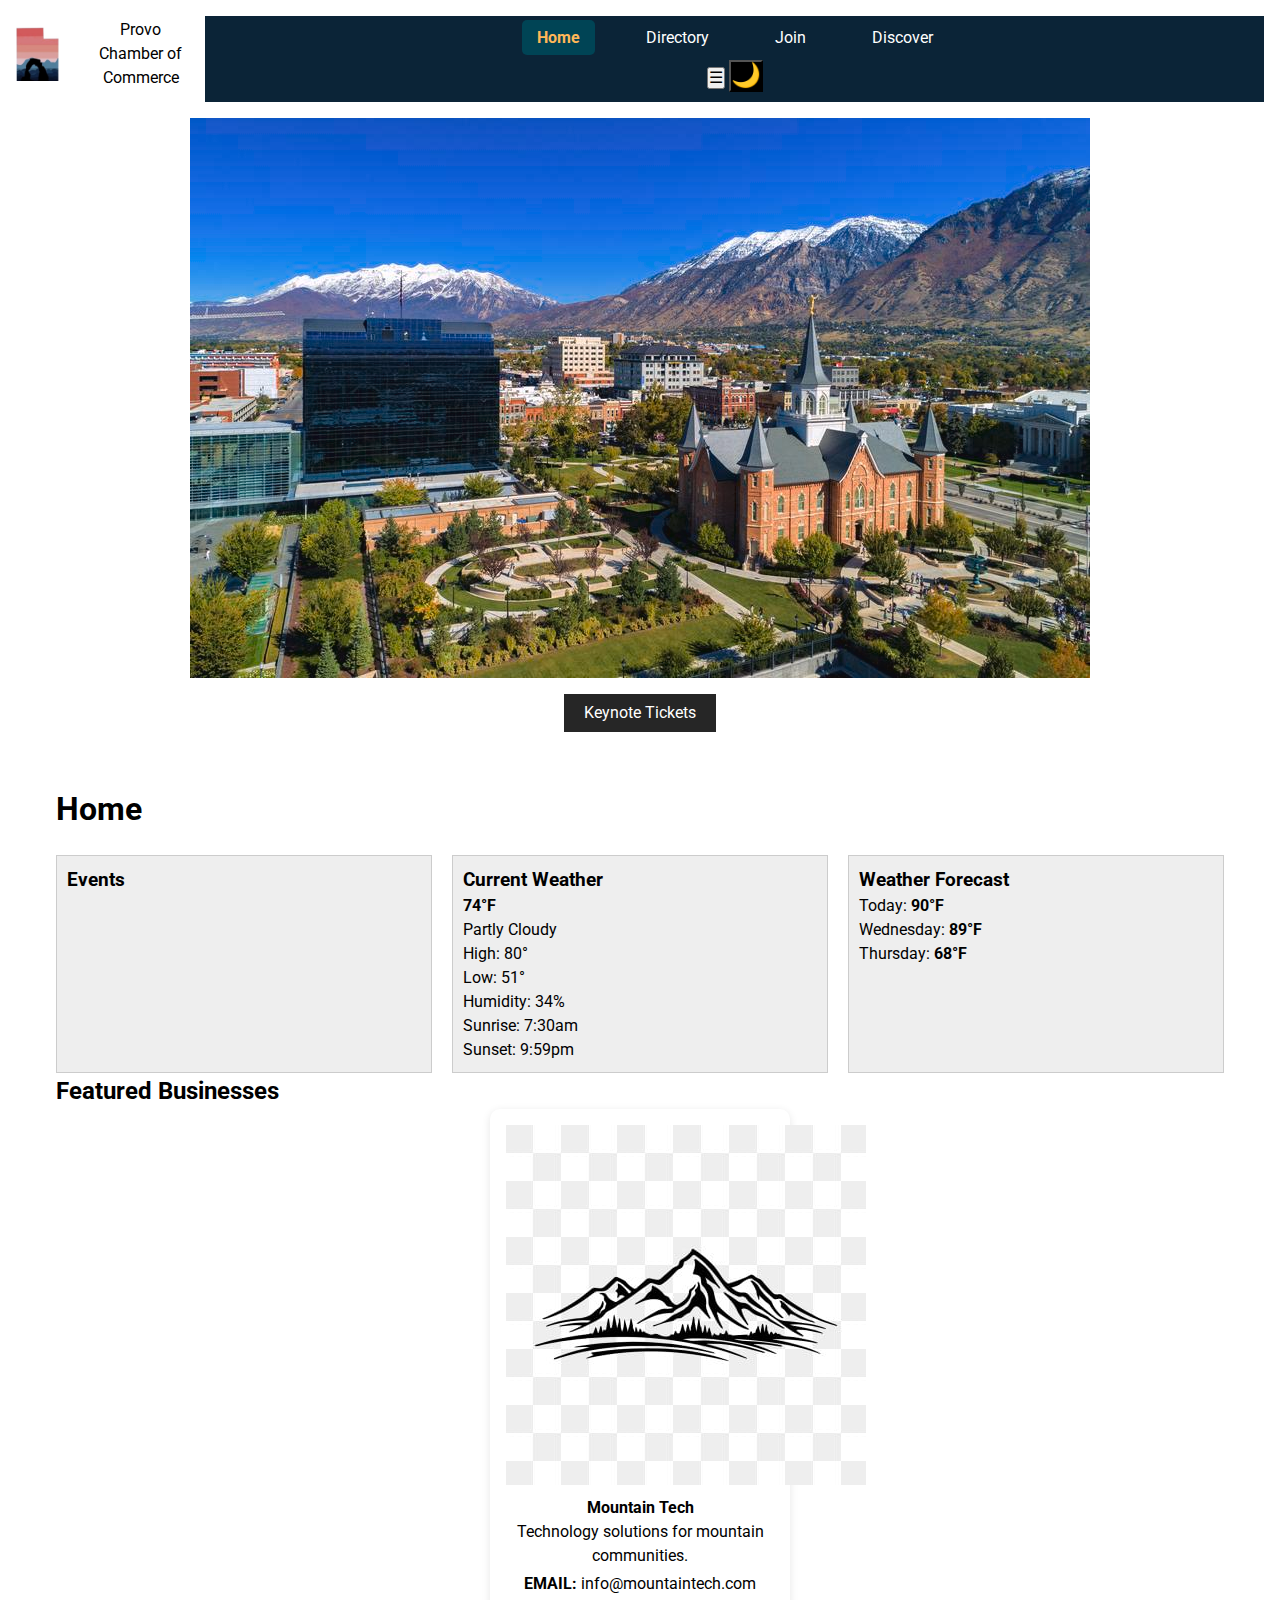
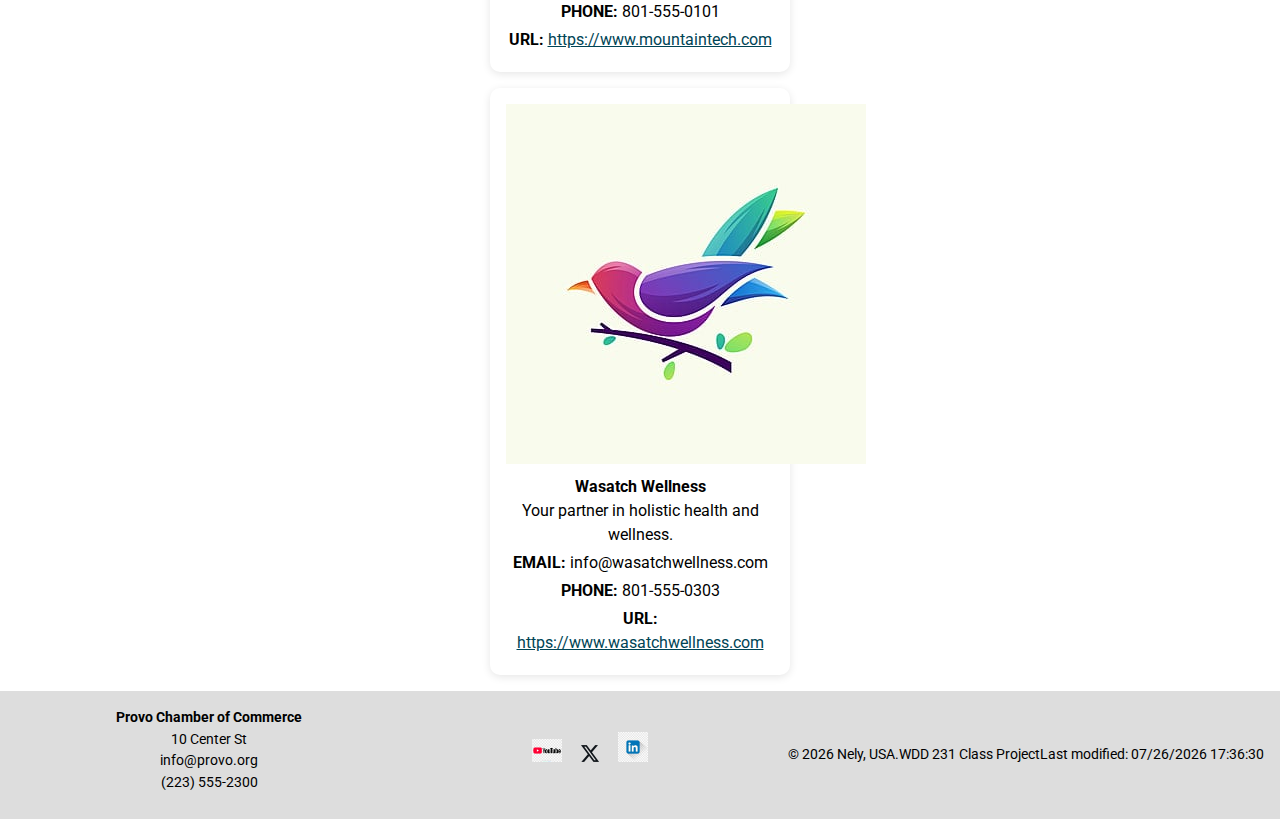
<file: chamber/index.html>
<!DOCTYPE html>
<html lang="en">
<head>
  <meta charset="UTF-8">
  <meta name="viewport" content="width=device-width, initial-scale=1.0">
  <title>Provo Chamber of Commerce</title>
  <meta name="description" content="Chamber of Commerce Home Page">  
  <meta name="author" content="Nely Crespin"> 
  <link rel="icon" href="utahicon.ico">

  <!-- OG for Facebook LinkedIn -->
  <meta property="og:title" content="Provo Chamber of Commerce">
  <meta property="og:description" content="Connecting local businesses, promoting community events, and supporting economic growth in Provo, Utah. Join us today!">
  <meta property="og:image" content="utahlogo">
  <meta property="og:url" content="https://provochamberofcommerce.com">
  <meta property="og:locale" content="en_US">
  <meta property="og:type" content="website">
  <meta property="og:site_name" content="Provo Chamber of Commerce">

  <!-- Twitter Card Meta Tags -->
  <meta name="twitter:card" content="summary_large_image">
  <meta name="twitter:title" content="Provo Chamber of Commerce">
  <meta name="twitter:description" content="Promoting local business and economic vitality in Provo, Utah. Discover events, resources, and membership opportunities.">
  <meta name="twitter:image" content="https://yourdomain.com/images/provo-twitter-image.jpg">

  <!-- Fonts & Styles -->

  <link rel="stylesheet" href="styles/normalize.css">
  <!-- <link rel="stylesheet" href="styles/small.css"> -->
  <link rel="stylesheet" href="styles/styles.css">
  <link rel="stylesheet" href="styles/larger.css">
  
  <link rel="preconnect" href="https://fonts.googleapis.com">
  <link rel="preconnect" href="https://fonts.gstatic.com" crossorigin>
  <link href="https://fonts.googleapis.com/css2?family=Roboto&display=swap" rel="stylesheet">

  <!-- Scripts -->
  <script src="scripts/darkmode.js" defer></script>
  <script src="scripts/date.js" defer></script>
  <script src="scripts/weather.js" defer></script>
  <script src="scripts/navtoggle.js" defer></script>
  <script src="scripts/homebusinesses.js" defer></script>

</head>

<body>
  <header>
    <div class="logo">
      <img src="images/utahlogo.jpg" alt="Provo Logo">
        <p>Provo<br><span>Chamber of Commerce</span></p>
    </div>
    <nav>
       
        <ul>
            <li><a href="#" class="active">Home</a></li>
            <li><a href="#">Directory</a></li>
            <li><a href="#">Join</a></li>
            <li><a href="#">Discover</a></li>
      </ul>
      <button id="hamburger">☰</button>
      <button class="dark-mode-toggle">🌙</button>
    </nav>
  </header>
  <div>
    <div class="hero">
        <img src="images/provohero.jpeg" alt="Provo city" class="hero-image">
    <button class="ticket-button">Keynote Tickets</button>
  </div>
  <main>
    <h1>Home</h1>
    <div class="info-section">
      <section class="events">
        <h3>Events</h3>
        <div class="content-box"></div>
      </section>
      <section class="weather">
        <h3>Current Weather</h3>
        <p><strong>74°F</strong></p>
        <p>Partly Cloudy</p>
        <p>High: 80°</p>
        <p>Low: 51°</p>
        <p>Humidity: 34%</p>
        <p>Sunrise: 7:30am</p>
        <p>Sunset: 9:59pm</p>
      </section>
      <section class="forecast">
        <h3>Weather Forecast</h3>
        <p>Today: <strong>90°F</strong></p>
        <p>Wednesday: <strong>89°F</strong></p>
        <p>Thursday: <strong>68°F</strong></p>
      </section>
    </div>

  <section class="featured-businesses">
    <h2>Featured Businesses</h2>
    <div class="business-cards" id="business-card"></div>
  </section>

  </main>

  <footer>
    <div class="contact-info">
      <p><strong>Provo Chamber of Commerce</strong><br>
      10 Center St<br>
      info@provo.org<br>
      (223) 555-2300</p>
    </div>
    <div class="social-media">
      <img src="images/youtube.png" alt="YouTube">
      <img src="images/x.png" alt="Twitter">
      <img src="images/linkedin.jpg" alt="LinkedIn">
    </div>
    <p>&copy; <span id="currentyear"></span> Nely, USA.</p>
    <p>WDD 231 Class Project</p>
    
    <p id="lastModified"></p>
    </div>
  </footer>
    
</body>
</html>
</file>
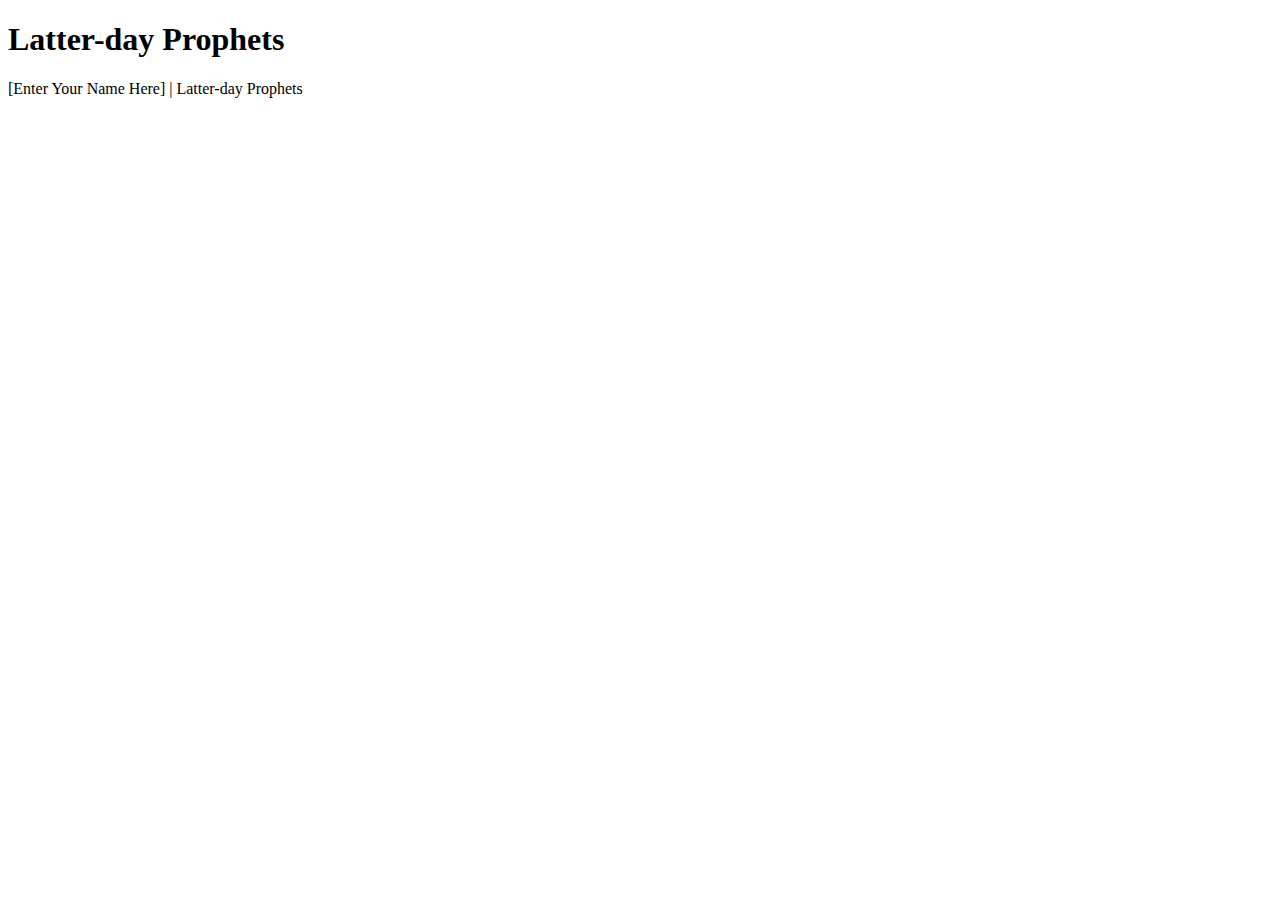
<file: prophets.html>
<!DOCTYPE html>
<html lang="en">
<head>
    <meta charset="UTF-8">
    <meta name="viewport" content="width=device-width, initial-scale=1.0">
    <title>Prophets</title>
    <script src="scripts/prophets.js" defer></script>
</head>
<body>
    <header>
  <h1>Latter-day Prophets</h1>
</header>
<main>
  <div id="cards"></div>
</main>
<footer>
  [Enter Your Name Here] | Latter-day Prophets
</footer>
    
</body>
</html>
</file>
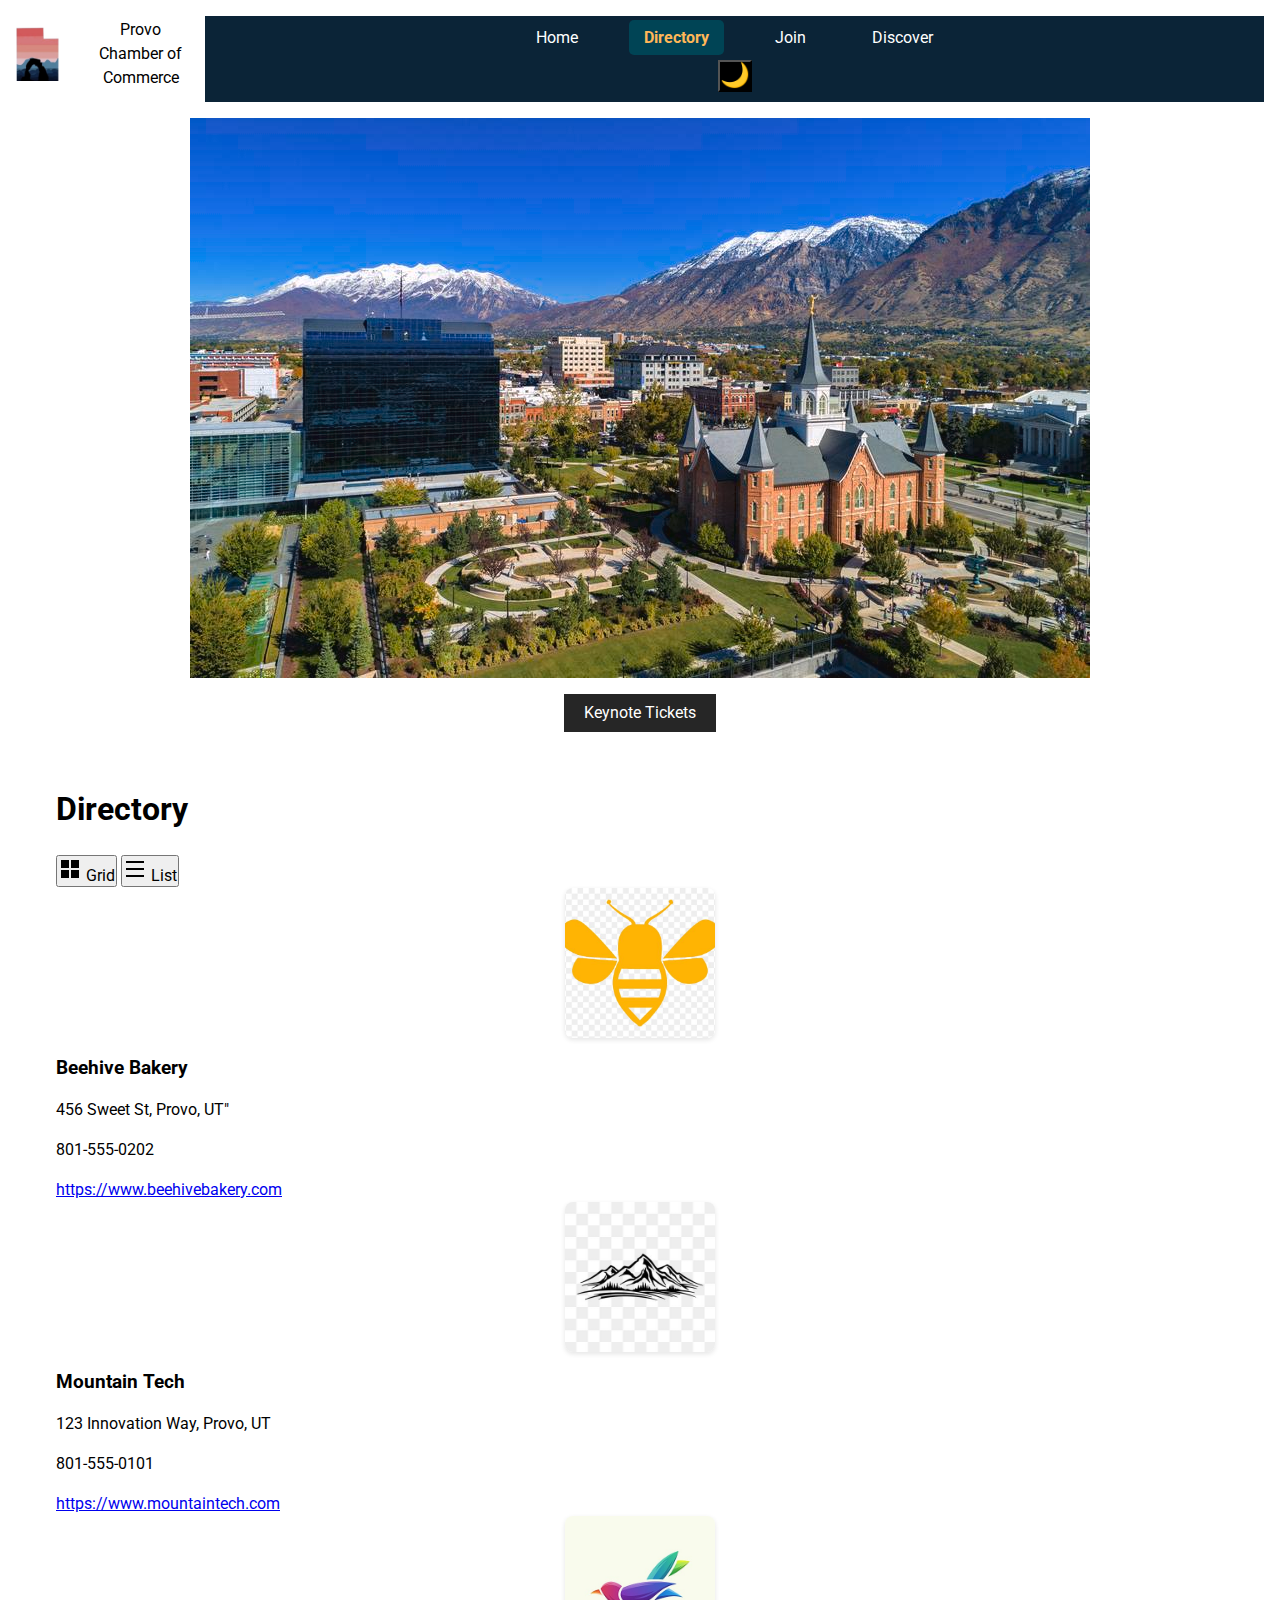
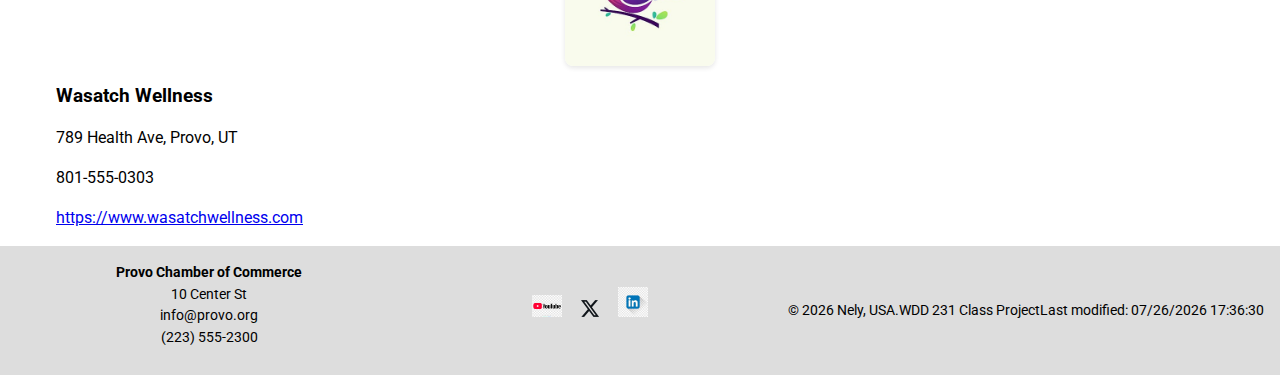
<file: chamber/directory.html>
<!DOCTYPE html>
<html lang="en">
<head>
  <meta charset="UTF-8">
  <meta name="viewport" content="width=device-width, initial-scale=1.0">
  <title>Provo Chamber of Commerce</title>
  <meta name="description" content="Chamber of Commerce Home Page">  
  <meta name="author" content="Nely Crespin"> 
  <link rel="icon" href="utahicon.ico">

  <!-- OG for Facebook LinkedIn -->
  <meta property="og:title" content="Provo Chamber of Commerce">
  <meta property="og:description" content="Connecting local businesses, promoting community events, and supporting economic growth in Provo, Utah. Join us today!">
  <meta property="og:image" content="Chamber/utahlogo">
  <meta property="og:url" content="https://provochamberofcommerce.com">
  <meta property="og:locale" content="en_US">
  <meta property="og:type" content="website">
  <meta property="og:site_name" content="Provo Chamber of Commerce">

  <!-- Twitter Card Meta Tags -->
  <meta name="twitter:card" content="summary_large_image">
  <meta name="twitter:title" content="Provo Chamber of Commerce">
  <meta name="twitter:description" content="Promoting local business and economic vitality in Provo, Utah. Discover events, resources, and membership opportunities.">
  <meta name="twitter:image" content="https://yourdomain.com/images/provo-twitter-image.jpg">

  <!-- Fonts & Styles -->
  <link rel="stylesheet" href="styles/normalize.css">
  <link rel="stylesheet" href="styles/styles.css">
  <link rel="stylesheet" href="styles/larger.css">
  <link rel="preconnect" href="https://fonts.googleapis.com">
  <link rel="preconnect" href="https://fonts.gstatic.com" crossorigin>
  <link href="https://fonts.googleapis.com/css2?family=Roboto&display=swap" rel="stylesheet">

  <!-- Scripts -->
  <script src="scripts/darkmode.js" defer></script>
  <script src="scripts/date.js" defer></script>
  <script src="scripts/viewtoggle.js" defer></script>
</head>
<body>
<!--Header and Navigation-->
  <header>
    <div class="logo">
      <img src="images/utahlogo.jpg" alt="Provo Logo">
        <p>Provo<br><span>Chamber of Commerce</span></p>
    </div>
    <nav>
        <ul>
            <li><a href="#" >Home</a></li>
            <li><a href="#" class="active">Directory</a></li>
            <li><a href="#">Join</a></li>
            <li><a href="#">Discover</a></li>
      </ul>
      <button class="dark-mode-toggle">🌙</button>
    </nav>
  </header>
<!--main picture-->
  <div>
    <div class="hero">
        <img src="images/provohero.jpeg" alt="Provo city" class="hero-image">
    <button class="ticket-button">Keynote Tickets</button>
  </div>
  <!--directory-->
  <main>
    <h1>Directory</h1>
    <div class="view-toggle-buttons">
      <button id="grid-view-btn" aria-label="Grid View">
        <svg xmlns="http://www.w3.org/2000/svg" width="24" height="24" viewBox="0 0 24 24"><path fill="currentColor" d="M3 3h8v8H3zm0 10h8v8H3zm10-10h8v8h-8zm0 10h8v8h-8z"/></svg>
        Grid
      </button>
      <button id="list-view-btn" aria-label="List View">
        <svg xmlns="http://www.w3.org/2000/svg" width="24" height="24" viewBox="0 0 24 24"><path fill="currentColor" d="M3 4h18v2H3zm0 7h18v2H3zm0 7h18v2H3z"/></svg>
        List
      </button>
    <div class="business-cards">
        <img src="images/beehivebakery.png" width="400" alt="Beehive Bakery" class="business-logo"> <h3 class="business-name">Beehive Bakery</h3>
        <p class="business-address">456 Sweet St, Provo, UT"</p>
        <p class="business-phone">801-555-0202</p>
        <a href="https://www.beehivebakery.com" class="business-website" target="_blank" rel="noopener noreferrer">https://www.beehivebakery.com</a>
        </div>
    <div class="business-cards"> 
        <img src="images/mountaintech.jpg" width="300" alt="Mountain Tech" class="business-logo"> <h3 class="business-name">Mountain Tech</h3>
        <p class="business-address">123 Innovation Way, Provo, UT</p>
        <p class="business-phone">801-555-0101</p>
        <a href="https://www.mountaintech.com" class="business-website" target="_blank" rel="noopener noreferrer">https://www.mountaintech.com</a>
        </div>
    <div class="business-cards"> 
        <img src="images/wasatchwellness.jpg" alt="Wasatch Wellness" class="business-logo"> <h3 class="business-name">Wasatch Wellness</h3>
        <p class="business-address">789 Health Ave, Provo, UT</p>
        <p class="business-phone">801-555-0303</p>
        <a href="https://www.wasatchwellness.com" class="business-website" target="_blank" rel="noopener noreferrer">https://www.wasatchwellness.com</a>
        </div>
  </main>

  
<!-- Footer -->
  <footer>
      <div class="contact-info">
        <p><strong>Provo Chamber of Commerce</strong><br>
        10 Center St<br>
        info@provo.org<br>
        (223) 555-2300</p>
      </div>
      <div class="social-media">
        <img src="images/youtube.png" alt="YouTube">
        <img src="images/x.png" alt="Twitter">
        <img src="images/linkedin.jpg" alt="LinkedIn">
      </div>
      <p>&copy; <span id="currentyear"></span> Nely, USA.</p>
      <p>WDD 231 Class Project</p>
      
      <p id="lastModified"></p>
    </footer>
  </div> </body>
</html>
</file>
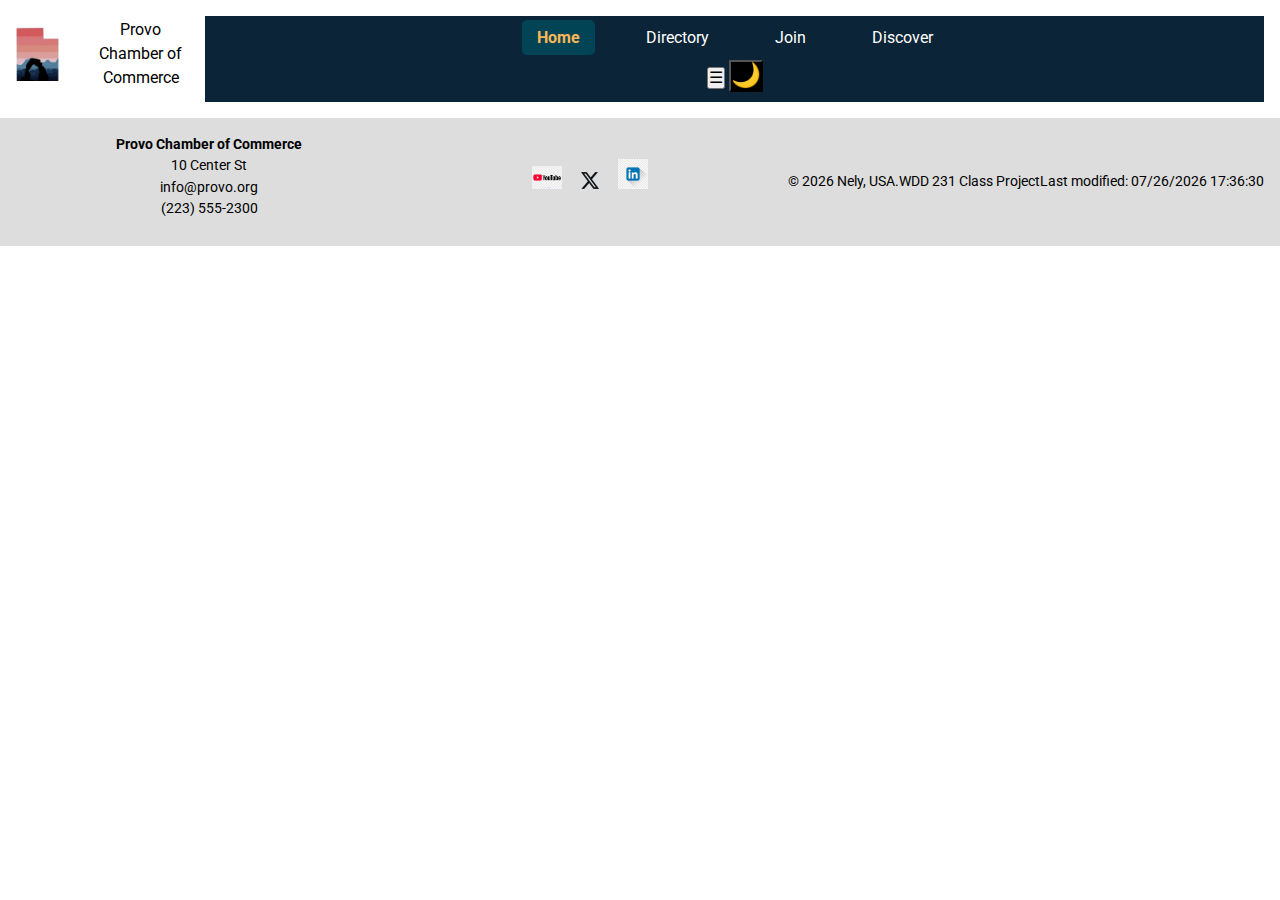
<file: chamber/discover.html>
<!DOCTYPE html>
<html lang="en">
<head>
  <meta charset="UTF-8">
  <meta name="viewport" content="width=device-width, initial-scale=1.0">
  <title>Provo Chamber of Commerce</title>
  <meta name="description" content="Chamber of Commerce Home Page">  
  <meta name="author" content="Nely Crespin"> 
  <link rel="icon" href="utahicon.ico">

  <!-- OG for Facebook LinkedIn -->
  <meta property="og:title" content="Provo Chamber of Commerce">
  <meta property="og:description" content="Connecting local businesses, promoting community events, and supporting economic growth in Provo, Utah. Join us today!">
  <meta property="og:image" content="utahlogo">
  <meta property="og:url" content="https://provochamberofcommerce.com">
  <meta property="og:locale" content="en_US">
  <meta property="og:type" content="website">
  <meta property="og:site_name" content="Provo Chamber of Commerce">

  <!-- Twitter Card Meta Tags -->
  <meta name="twitter:card" content="summary_large_image">
  <meta name="twitter:title" content="Provo Chamber of Commerce">
  <meta name="twitter:description" content="Promoting local business and economic vitality in Provo, Utah. Discover events, resources, and membership opportunities.">
  <meta name="twitter:image" content="https://yourdomain.com/images/provo-twitter-image.jpg">

  <!-- Fonts & Styles -->

  <link rel="stylesheet" href="styles/normalize.css">
  <!-- <link rel="stylesheet" href="styles/small.css"> -->
  <link rel="stylesheet" href="styles/styles.css">
  <link rel="stylesheet" href="styles/larger.css">
  
  <link rel="preconnect" href="https://fonts.googleapis.com">
  <link rel="preconnect" href="https://fonts.gstatic.com" crossorigin>
  <link href="https://fonts.googleapis.com/css2?family=Roboto&display=swap" rel="stylesheet">

  <!-- Scripts -->
  <script src="scripts/darkmode.js" defer></script>
  <script src="scripts/date.js" defer></script>
  <script src="scripts/weather.js" defer></script>
  <script src="scripts/navtoggle.js" defer></script>
  <script src="scripts/homebusinesses.js" defer></script>

</head>

<body>
  <header>
    <div class="logo">
      <img src="images/utahlogo.jpg" alt="Provo Logo">
        <p>Provo<br><span>Chamber of Commerce</span></p>
    </div>
    <nav>
       
        <ul>
            <li><a href="#" class="active">Home</a></li>
            <li><a href="#">Directory</a></li>
            <li><a href="#">Join</a></li>
            <li><a href="#">Discover</a></li>
      </ul>
      <button id="hamburger">☰</button>
      <button class="dark-mode-toggle">🌙</button>
    </nav>
  </header>














  <footer>
    <div class="contact-info">
      <p><strong>Provo Chamber of Commerce</strong><br>
      10 Center St<br>
      info@provo.org<br>
      (223) 555-2300</p>
    </div>
    <div class="social-media">
      <img src="images/youtube.png" alt="YouTube">
      <img src="images/x.png" alt="Twitter">
      <img src="images/linkedin.jpg" alt="LinkedIn">
    </div>
    <p>&copy; <span id="currentyear"></span> Nely, USA.</p>
    <p>WDD 231 Class Project</p>
    
    <p id="lastModified"></p>
    </footer>
    </div>
</body>
</html>
</file>
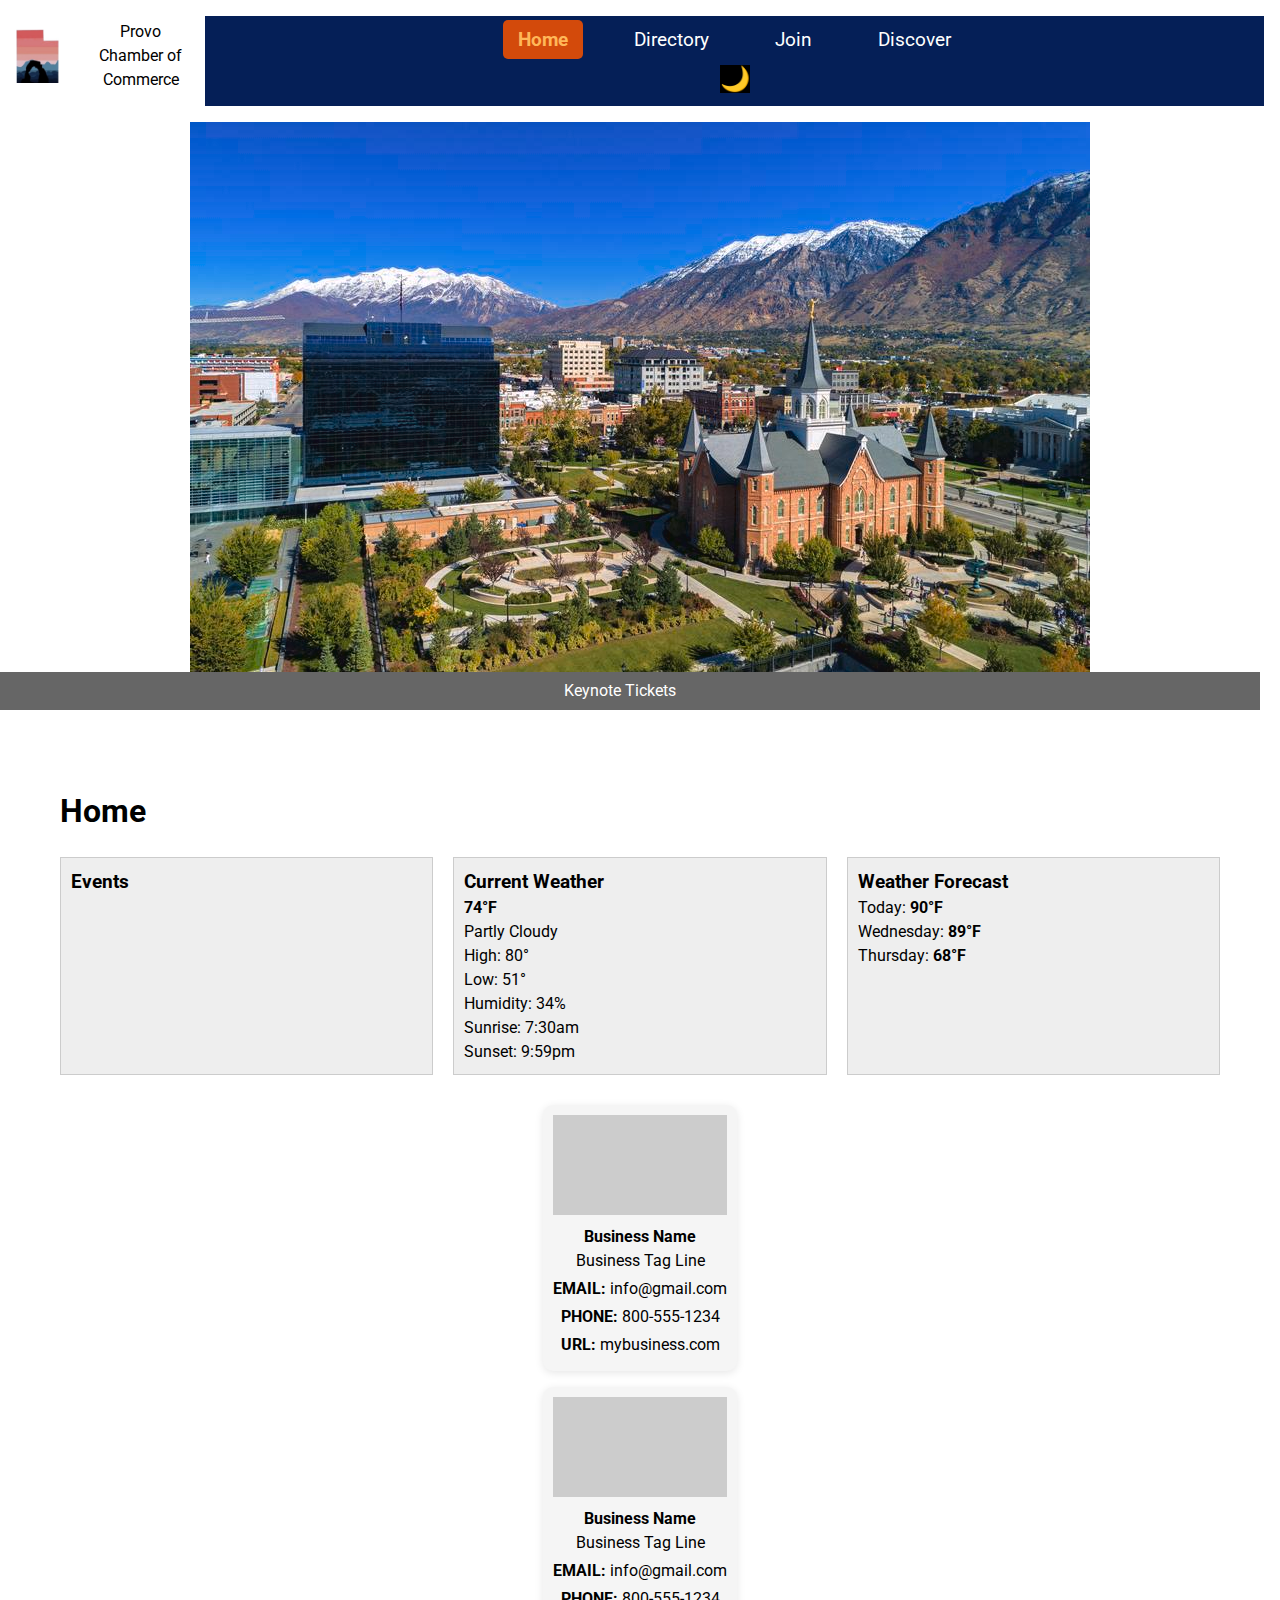
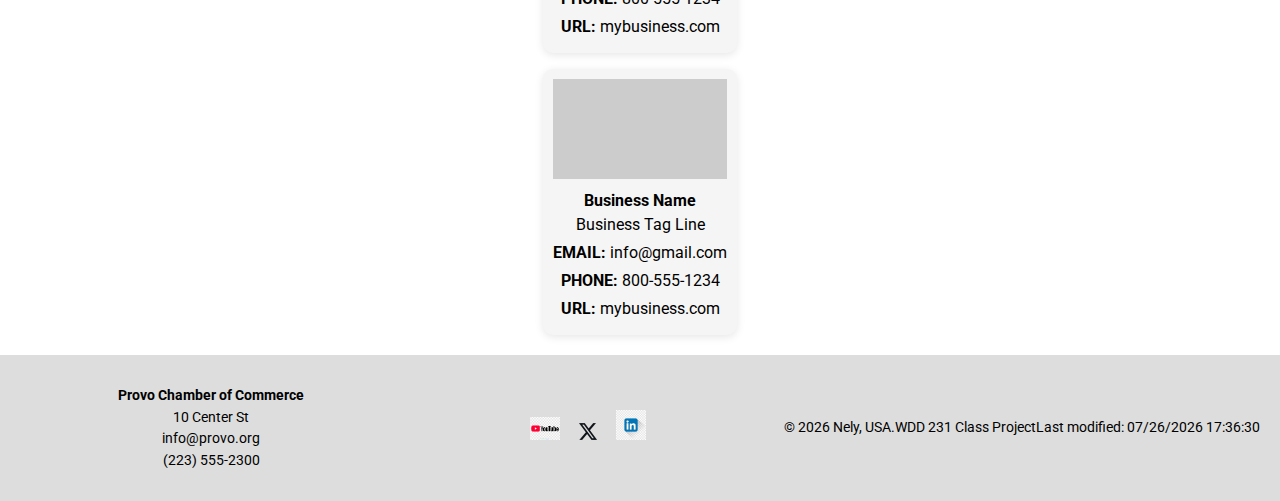
<file: chamber/home.html>
<!DOCTYPE html>
<html lang="en">
<head>
  <meta charset="UTF-8">
  <meta name="viewport" content="width=device-width, initial-scale=1.0">
  <title>Provo Chamber of Commerce</title>
  <meta name="description" content="Chamber of Commerce Home Page">  
  <meta name="author" content="Nely Crespin"> 
  <link rel="icon" href="utahicon.ico">

  <!-- OG for Facebook LinkedIn -->
  <meta property="og:title" content="Provo Chamber of Commerce">
  <meta property="og:description" content="Connecting local businesses, promoting community events, and supporting economic growth in Provo, Utah. Join us today!">
  <meta property="og:image" content="Chamber/utahlogo">
  <meta property="og:url" content="https://provochamberofcommerce.com">
  <meta property="og:locale" content="en_US">
  <meta property="og:type" content="website">
  <meta property="og:site_name" content="Provo Chamber of Commerce">

  <!-- Twitter Card Meta Tags -->
  <meta name="twitter:card" content="summary_large_image">
  <meta name="twitter:title" content="Provo Chamber of Commerce">
  <meta name="twitter:description" content="Promoting local business and economic vitality in Provo, Utah. Discover events, resources, and membership opportunities.">
  <meta name="twitter:image" content="https://yourdomain.com/images/provo-twitter-image.jpg">

  <!-- Fonts & Styles -->
  <link rel="stylesheet" href="styles/styles.css">
  <link rel="stylesheet" href="styles/normalize.css">
  <link rel="stylesheet" href="styles/small.css">
  <link rel="stylesheet" href="styles/larger.css">
  <link rel="preconnect" href="https://fonts.googleapis.com">
  <link rel="preconnect" href="https://fonts.gstatic.com" crossorigin>
  <link href="https://fonts.googleapis.com/css2?family=Roboto&display=swap" rel="stylesheet">

  <!-- Scripts -->
  <script src="scripts/darkmode.js" defer></script>
  <script src="scripts/date.js" defer></script>
</head>

<body>
  <header>
    <div class="logo">
      <img src="images/utahlogo.jpg" alt="Provo Logo">
        <p>Provo<br><span>Chamber of Commerce</span></p>
    </div>
    <nav>
        <ul>
            <li><a href="#" class="active">Home</a></li>
            <li><a href="#">Directory</a></li>
            <li><a href="#">Join</a></li>
            <li><a href="#">Discover</a></li>
      </ul>
      <button class="dark-mode-toggle">🌙</button>
    </nav>
  </header>
  <div>
    <div class="hero">
        <img src="images/provohero.jpeg" alt="Provo city" class="hero-image">
    <button class="ticket-button">Keynote Tickets</button>
  </div>
  <main>
    <h1>Home</h1>
    <div class="info-section">
      <section class="events">
        <h3>Events</h3>
        <div class="content-box"></div>
      </section>
      <section class="weather">
        <h3>Current Weather</h3>
        <p><strong>74°F</strong></p>
        <p>Partly Cloudy</p>
        <p>High: 80°</p>
        <p>Low: 51°</p>
        <p>Humidity: 34%</p>
        <p>Sunrise: 7:30am</p>
        <p>Sunset: 9:59pm</p>
      </section>
      <section class="forecast">
        <h3>Weather Forecast</h3>
        <p>Today: <strong>90°F</strong></p>
        <p>Wednesday: <strong>89°F</strong></p>
        <p>Thursday: <strong>68°F</strong></p>
      </section>
    </div>

    <div class="business-cards">
      <div class="business-card">
        <div class="img-placeholder"></div>
        <p><strong>Business Name</strong><br><span>Business Tag Line</span></p>
        <p><strong>EMAIL:</strong> info@gmail.com</p>
        <p><strong>PHONE:</strong> 800-555-1234</p>
        <p><strong>URL:</strong> mybusiness.com</p>
      </div>
      <div class="business-card">
        <div class="img-placeholder"></div>
        <p><strong>Business Name</strong><br><span>Business Tag Line</span></p>
        <p><strong>EMAIL:</strong> info@gmail.com</p>
        <p><strong>PHONE:</strong> 800-555-1234</p>
        <p><strong>URL:</strong> mybusiness.com</p>
      </div>
      <div class="business-card">
        <div class="img-placeholder"></div>
        <p><strong>Business Name</strong><br><span>Business Tag Line</span></p>
        <p><strong>EMAIL:</strong> info@gmail.com</p>
        <p><strong>PHONE:</strong> 800-555-1234</p>
        <p><strong>URL:</strong> mybusiness.com</p>
      </div>
    </div>
  </main>

  <footer>
    <div class="contact-info">
      <p><strong>Provo Chamber of Commerce</strong><br>
      10 Center St<br>
      info@provo.org<br>
      (223) 555-2300</p>
    </div>
    <div class="social-media">
      <img src="images/youtube.png" alt="YouTube">
      <img src="images/x.png" alt="Twitter">
      <img src="images/linkedin.jpg" alt="LinkedIn">
    </div>
    <p>&copy; <span id="currentyear"></span> Nely, USA.</p>
    <p>WDD 231 Class Project</p>
    
    <p id="lastModified"></p>
    </footer>
    </div>
</body>
</html>
</file>
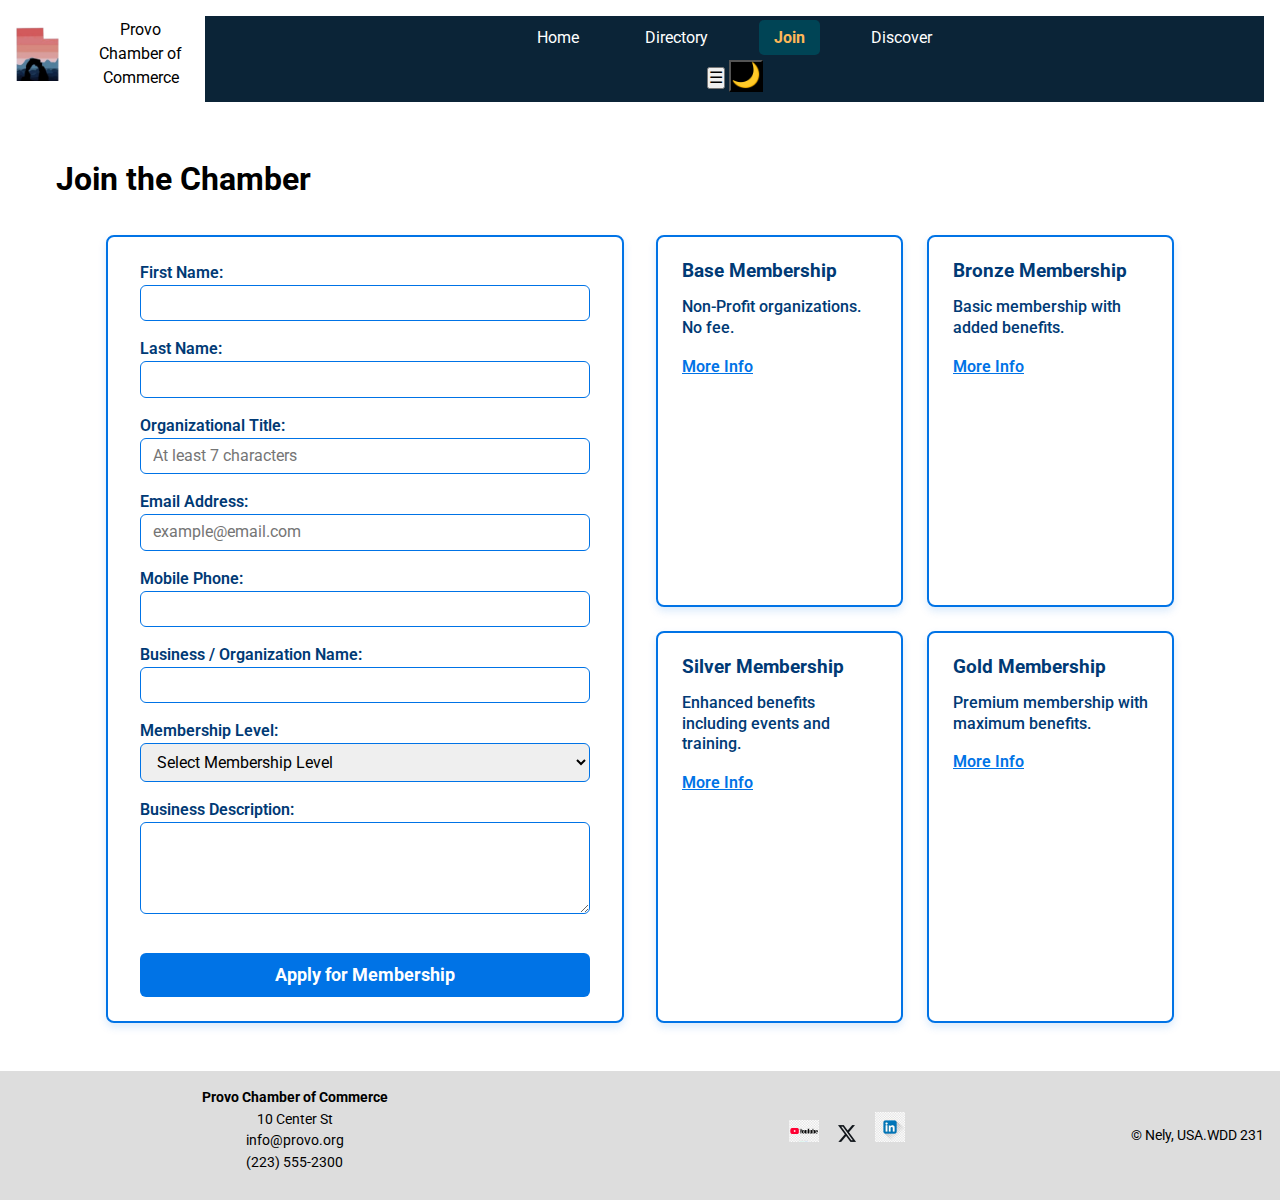
<file: chamber/join.html>
<!DOCTYPE html>
<html lang="en">
<head>
  <meta charset="UTF-8" />
  <meta name="viewport" content="width=device-width, initial-scale=1" />
  <title>Provo Chamber of Commerce - Join</title>
  <meta name="description" content="Join the Provo Chamber of Commerce and become a member today." />
  <meta name="author" content="Nely Crespin" />
  <link rel="icon" href="images/utahicon.ico" />

  <!-- Open Graph Meta Tags -->
  <meta property="og:title" content="Provo Chamber of Commerce" />
  <meta property="og:description" content="Connecting local businesses, promoting community events, and supporting economic growth in Provo, Utah. Join us today!" />
  <meta property="og:image" content="images/utahlogo.jpg" />
  <meta property="og:url" content="https://provochamberofcommerce.com" />
  <meta property="og:locale" content="en_US" />
  <meta property="og:type" content="website" />
  <meta property="og:site_name" content="Provo Chamber of Commerce" />

  <!-- Twitter Card Meta Tags -->
  <meta name="twitter:card" content="summary_large_image" />
  <meta name="twitter:title" content="Provo Chamber of Commerce" />
  <meta name="twitter:description" content="Promoting local business and economic vitality in Provo, Utah. Discover events, resources, and membership opportunities." />
  <meta name="twitter:image" content="https://yourdomain.com/images/provo-twitter-image.jpg" />

  <!-- Styles -->
  <link rel="stylesheet" href="styles/normalize.css" />
  <link rel="stylesheet" href="styles/styles.css" />
  <link rel="stylesheet" href="styles/larger.css" />

  <!-- Fonts -->
  <link rel="preconnect" href="https://fonts.googleapis.com" />
  <link rel="preconnect" href="https://fonts.gstatic.com" crossorigin />
  <link href="https://fonts.googleapis.com/css2?family=Roboto&display=swap" rel="stylesheet" />

  <!-- JavaScript -->
  <script src="scripts/join.js" defer></script>
</head>
<body>
  <header>
    <div class="logo">
      <img src="images/utahlogo.jpg" alt="Provo Logo" />
      <p>Provo<br /><span>Chamber of Commerce</span></p>
    </div>
    <nav>
      <ul>
        <li><a href="index.html">Home</a></li>
        <li><a href="directory.html">Directory</a></li>
        <li><a href="#" class="active">Join</a></li>
        <li><a href="discover.html">Discover</a></li>
      </ul>
      <button id="hamburger">☰</button>
      <button class="dark-mode-toggle">🌙</button>
    </nav>
  </header>

  <main>
    <h1>Join the Chamber</h1>

    <div class="join-container">
      <form method="get" action="thankyou.html" novalidate>
        <label>First Name:
          <input type="text" name="firstName" required autocomplete="given-name" />
        </label>
        <label>Last Name:
          <input type="text" name="lastName" required autocomplete="family-name" />
        </label>
        <label>Organizational Title:
          <input type="text" name="orgTitle" pattern="[A-Za-z\s-]{7,}" placeholder="At least 7 characters" autocomplete="organization-title" />
        </label>
        <label>Email Address:
          <input type="email" name="email" required placeholder="example@email.com" autocomplete="email" />
        </label>
        <label>Mobile Phone:
          <input type="tel" name="phone" required autocomplete="tel" />
        </label>
        <label>Business / Organization Name:
          <input type="text" name="organization" required autocomplete="organization" />
        </label>
        <label>Membership Level:
          <select name="membership" required>
            <option value="" disabled selected>Select Membership Level</option>
            <option value="np">Base Membership</option>
            <option value="bronze">Bronze Membership</option>
            <option value="silver">Silver Membership</option>
            <option value="gold">Gold Membership</option>
          </select>
        </label>
        <label>Business Description:
          <textarea name="description" rows="4"></textarea>
        </label>

        <input type="hidden" name="timestamp" id="timestamp" />
        <input type="submit" value="Apply for Membership" />
      </form>

      <!-- Membership Cards -->
      <section class="membership-cards">
        <article class="membership-card" tabindex="0">
          <h3>Base Membership</h3>
          <p>Non-Profit organizations. No fee.</p>
          <a href="#modal-base" class="open-modal">More Info</a>
        </article>

        <article class="membership-card" tabindex="0">
          <h3>Bronze Membership</h3>
          <p>Basic membership with added benefits.</p>
          <a href="#modal-bronze" class="open-modal">More Info</a>
        </article>

        <article class="membership-card" tabindex="0">
          <h3>Silver Membership</h3>
          <p>Enhanced benefits including events and training.</p>
          <a href="#modal-silver" class="open-modal">More Info</a>
        </article>

        <article class="membership-card" tabindex="0">
          <h3>Gold Membership</h3>
          <p>Premium membership with maximum benefits.</p>
          <a href="#modal-gold" class="open-modal">More Info</a>
        </article>
      </section>
    </div>

    <!-- Modals -->
    <div id="modal-base" class="modal" role="dialog" aria-modal="true" aria-labelledby="modal-base-title" style="display:none;">
      <div class="modal-content">
        <button class="close" aria-label="Close modal">&times;</button>
        <h2 id="modal-base-title">Base Membership Benefits</h2>
        <ul>
          <li>Free membership for non-profits</li>
          <li>Listing on the website</li>
          <li>Access to community events</li>
        </ul>
      </div>
    </div>

    <div id="modal-bronze" class="modal" role="dialog" aria-modal="true" aria-labelledby="modal-bronze-title" style="display:none;">
      <div class="modal-content">
        <button class="close" aria-label="Close modal">&times;</button>
        <h2 id="modal-bronze-title">Bronze Membership Benefits</h2>
        <ul>
          <li>Basic listing</li>
          <li>Monthly newsletter</li>
          <li>Event discounts</li>
        </ul>
      </div>
    </div>

    <div id="modal-silver" class="modal" role="dialog" aria-modal="true" aria-labelledby="modal-silver-title" style="display:none;">
      <div class="modal-content">
        <button class="close" aria-label="Close modal">&times;</button>
        <h2 id="modal-silver-title">Silver Membership Benefits</h2>
        <ul>
          <li>Enhanced listing with logo</li>
          <li>Training workshops</li>
          <li>Advertising spotlight</li>
        </ul>
      </div>
    </div>

    <div id="modal-gold" class="modal" role="dialog" aria-modal="true" aria-labelledby="modal-gold-title" style="display:none;">
      <div class="modal-content">
        <button class="close" aria-label="Close modal">&times;</button>
        <h2 id="modal-gold-title">Gold Membership Benefits</h2>
        <ul>
          <li>Premium listing & logo</li>
          <li>Special events invitations</li>
          <li>Featured homepage advertising</li>
        </ul>
      </div>
    </div>
  </main>

  <footer>
    <div class="contact-info">
      <p>
        <strong>Provo Chamber of Commerce</strong><br />
        10 Center St<br />
        info@provo.org<br />
        (223) 555-2300
      </p>
    </div>
    <div class="social-media">
      <img src="images/youtube.png" alt="YouTube" />
      <img src="images/x.png" alt="Twitter" />
      <img src="images/linkedin.jpg" alt="LinkedIn" />
    </div>
    <p>&copy; <span id="currentyear"></span> Nely, USA.</p>
    <p>WDD 231</p>
    <p id="lastModified"></p>
  </footer>
</body>
</html>
</file>
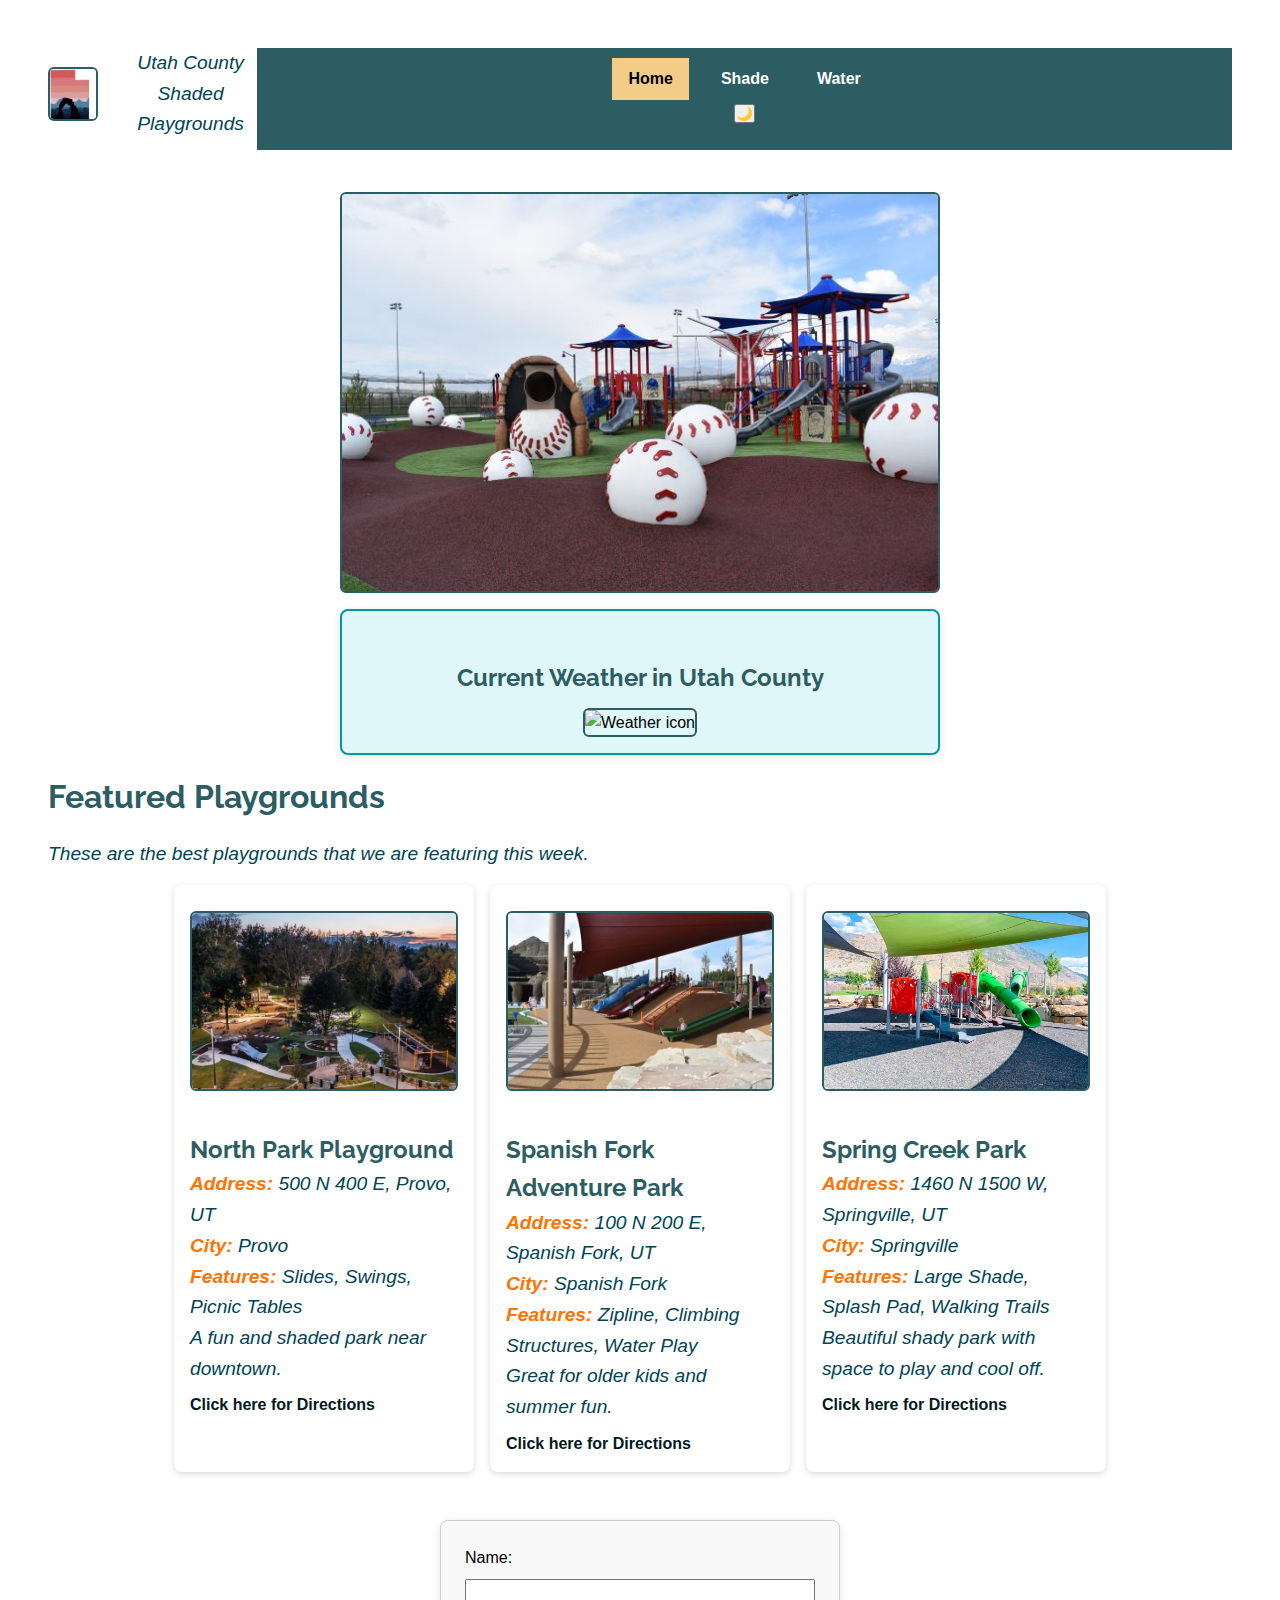
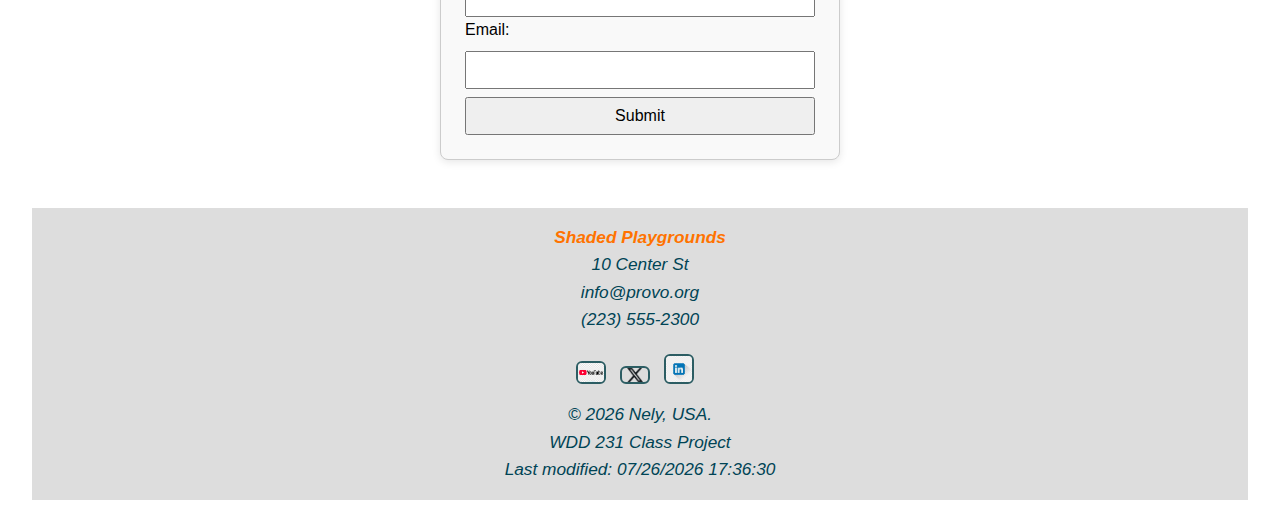
<file: finalproject/finalproject.html>
<!DOCTYPE html>
<html lang="en">
<head>
  <meta charset="UTF-8">
  <meta name="viewport" content="width=device-width, initial-scale=1.0">
  <title>Utah County Shaded Playgrounds</title>
  <meta name="author" content="Nely Crespin">
  <meta name="description" content="Shaded Playgrounds Home Page">
  
  <link rel="preconnect" href="https://fonts.googleapis.com">
  <link rel="preconnect" href="https://fonts.gstatic.com" crossorigin>
  <link href="https://fonts.googleapis.com/css2?family=Raleway:wght@600&family=Open+Sans&display=swap" rel="stylesheet">

  <link rel="stylesheet" href="styles/project.css">
  <link rel="stylesheet" href="styles/project-larger.css">

  <link rel="icon" href="logoplayground.ico">

  <script src="scripts/playgrounds.js" defer></script>
  <script src="scripts/weather.js" defer></script>
  <script src="scripts/getdates.js" defer></script>
  <script src="scripts/darkmode.js" defer></script>

  
  <script src="scripts/formsubmit.js"defer></script>
  <script src="scripts/displayinfo.js" defer></script>
  
</head>

<body>
  <header>
    <div class="logo">
      <img src="images/utahlogo.jpg" alt="Utah Logo" class="logo">
      <p>Utah County<br><span>Shaded Playgrounds</span></p>
    </div>
    <nav>
      <ul>
        <li><a href="project.html" class="active">Home</a></li>
        <li><a href="shade.html">Shade</a></li>
        <li><a href="water.html">Water</a></li>
      </ul>
      <button id="darkModeToggle" aria-label="Toggle Dark Mode">🌙</button>
    </nav>
  </header>

  <main>
    <div class="hero">
      <img src="images/patriot-park.jpg" width="600" height="400" alt="Hero">
    </div>
    <section class="weather-box">
    <h2>Current Weather in Utah County</h2>
    <p id="temp"></p>
    <p id="description"></p>
    <img id="weather-icon" alt="Weather icon">

    </div>
    </section>
    <section class="featured-playground">
      <h1>Featured Playgrounds</h1>
      <p>These are the best playgrounds that we are featuring this week.</p>
    </section>
    <section class="playground-cards" id="playground-container"></section>
    </div>

<!-- ___________Bottom______________________ -->
    <form id="contactForm">
    <label for="displayName">Name:</label>
    <input type="text" id="displayName" name="name" required>

    <label for="displayEmail">Email:</label>
    <input type="email" id="displayEmail" name="email" required>

    <button type="submit">Submit</button>
    </form>

  </main>

 <!-- _________Footer_______ --> 
  <footer>
    <div class="contact-info">
      <p><strong>Shaded Playgrounds</strong><br>
        10 Center St<br>
        info@provo.org<br>
        (223) 555-2300
      </p>
    </div>
    <div class="social-media">
      <a href="#"><img src="images/youtube.webp" alt="YouTube" width="300" height="200"></a>
      <a href="#"><img src="images/x.png" alt="Twitter" width="300" height="200"></a>
      <a href="#"><img src="images/linkedin.jpg" alt="LinkedIn" width="300" height="200"></a>
    </div>
    <p>&copy; <span id="year"></span> Nely, USA.</p>
    <p>WDD 231 Class Project</p>
    <p id="lastModified"></p>
  </footer>
</body>
</html>
</file>
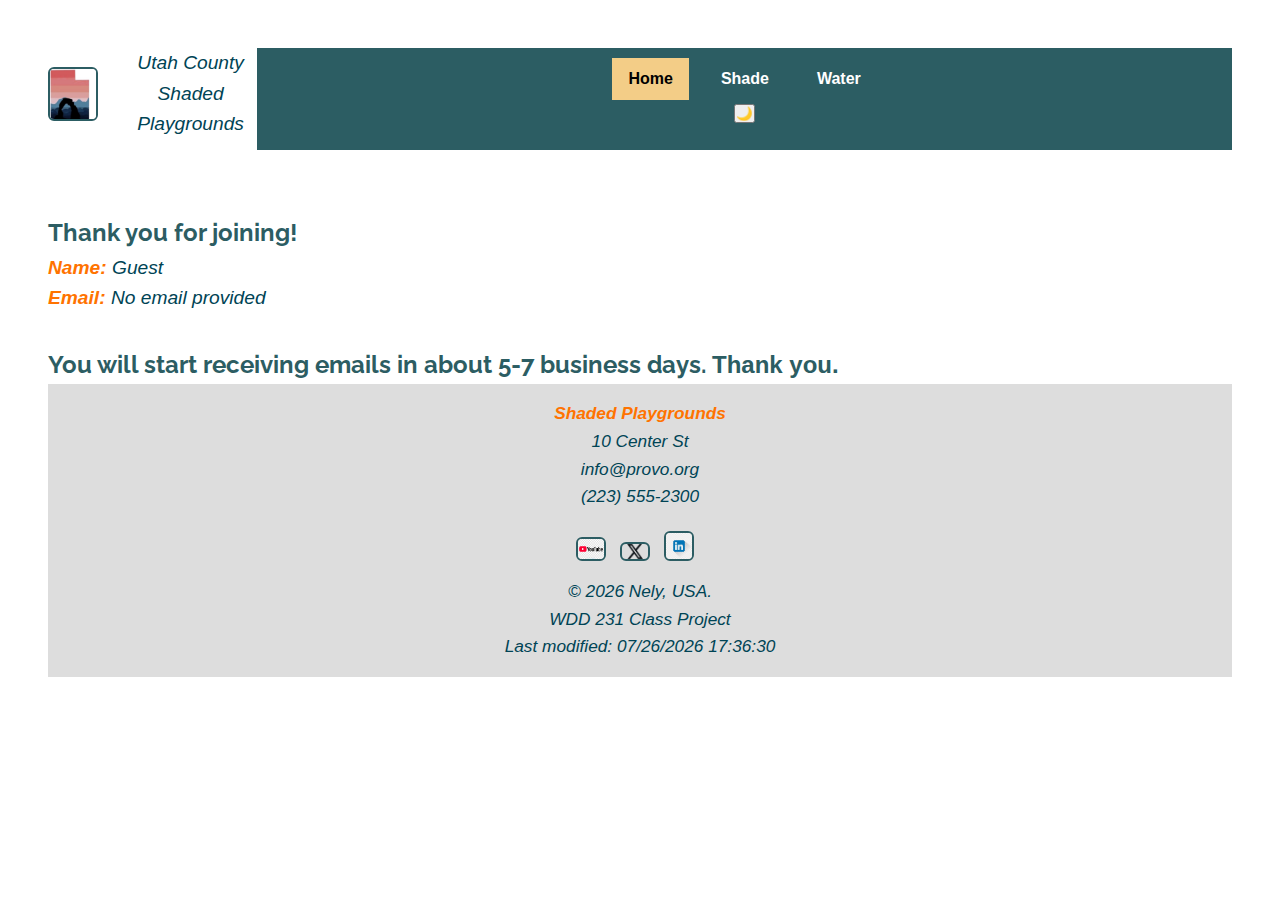
<file: finalproject/questionform.html>
<!DOCTYPE html>
<html lang="en">
<head>
  <meta charset="UTF-8">
  <meta name="viewport" content="width=device-width, initial-scale=1.0">
  <title>Shaded Playgrounds</title>
  <meta name="author" content="Nely Crespin">
  <meta name="description" content="Shaded Playgrounds Home Page">
  
  <link rel="preconnect" href="https://fonts.googleapis.com">
  <link rel="preconnect" href="https://fonts.gstatic.com" crossorigin>
  <link href="https://fonts.googleapis.com/css2?family=Raleway:wght@600&family=Open+Sans&display=swap" rel="stylesheet">

  <link rel="stylesheet" href="styles/project.css">
  <link rel="stylesheet" href="styles/project-larger.css">

  <link rel="icon" href="logoplayground.ico">

  <script src="scripts/formsubmit.js" defer></script>
  <script src="scripts/displayinfo.js" defer></script>

  <script src="scripts/playgrounds.js" defer></script>
  <script src="scripts/getdates.js" defer></script>
  <script src="scripts/darkmode.js" defer></script>
  
 
</head>
<body>
<header>
    <div class="logo">
      <img src="images/utahlogo.jpg" alt="Utah Logo" class="logo">
      <p>Utah County<br><span>Shaded Playgrounds</span></p>
    </div>
    <nav>
      <ul>
        <li><a href="project.html" class="active">Home</a></li>
        <li><a href="shade.html">Shade</a></li>
        <li><a href="water.html">Water</a></li>
      </ul>
      <button id="darkModeToggle" aria-label="Toggle Dark Mode">🌙</button>
    </nav>
  </header>
  <main class="form-section">
  <h2>Thank you for joining!</h2>
  
  <p><strong>Name:</strong> <span id="displayName"></span></p>
  <p><strong>Email:</strong> <span id="displayEmail"></span></p>
  
  <h2> You will start receiving emails in about 5-7 business days. <span>Thank you.</span></h2>
</body>



<!-- ___________FOOTER____________ -->
  <footer>
    <div class="contact-info">
      <p><strong>Shaded Playgrounds</strong><br>
        10 Center St<br>
        info@provo.org<br>
        (223) 555-2300
      </p>
    </div>
    <div class="social-media">
      <a href="#"><img src="images/youtube.webp" alt="YouTube" width="300" height="200"></a>
      <a href="#"><img src="images/x.png" alt="Twitter" width="300" height="200"></a>
      <a href="#"><img src="images/linkedin.jpg" alt="LinkedIn" width="300" height="200"></a>
    </div>
    <p>&copy; <span id="year"></span> Nely, USA.</p>
    <p>WDD 231 Class Project</p>
    <p id="lastModified"></p>
  </footer>
</body>
</html>
</file>
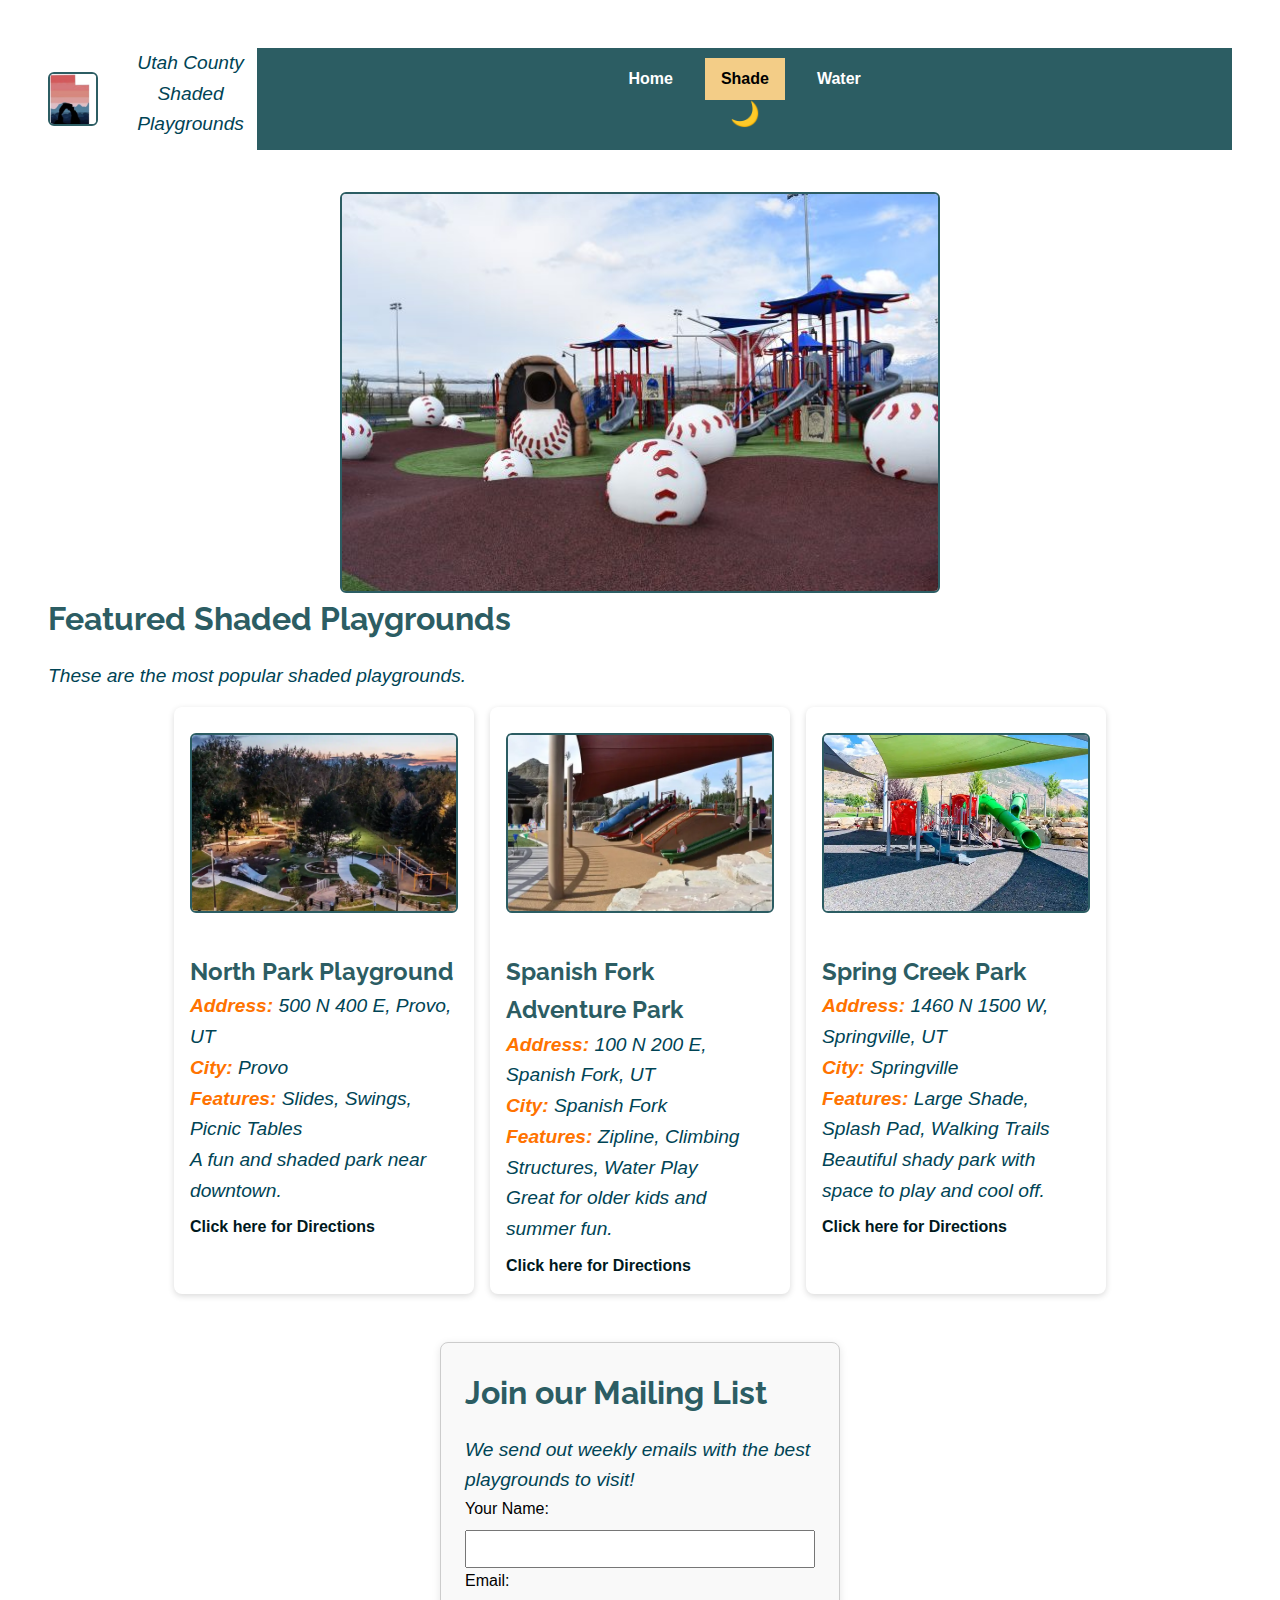
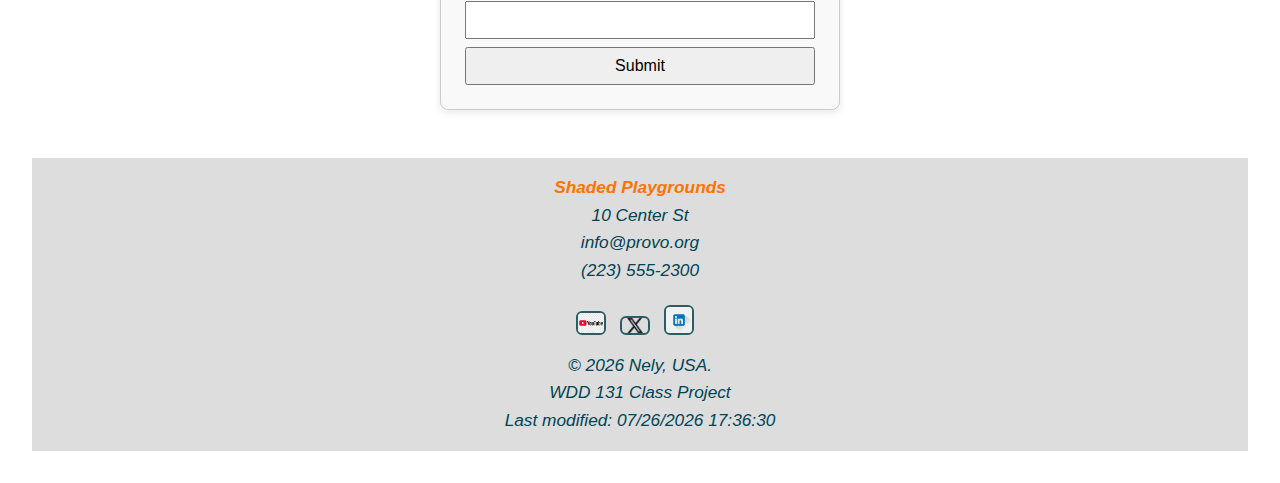
<file: finalproject/shade.html>
<!DOCTYPE html>
<html lang="en">
<head>
  <meta charset="UTF-8">
  <meta name="viewport" content="width=device-width, initial-scale=1.0">
  <title>Shaded Playgrounds</title>
  <meta name="author" content="Nely Crespin">
  <meta name="description" content="Shaded Playgrounds Home Page">
  
  <link rel="preconnect" href="https://fonts.googleapis.com">
  <link rel="preconnect" href="https://fonts.gstatic.com" crossorigin>
  <link href="https://fonts.googleapis.com/css2?family=Raleway:wght@600&family=Open+Sans&display=swap" rel="stylesheet">

  <link rel="stylesheet" href="styles/project.css">
  <link rel="stylesheet" href="styles/project-larger.css">

  <link rel="icon" href="logoplayground.ico">

  <script src="scripts/playgrounds.js" defer></script>
  <script src="scripts/getdates.js" defer></script>
  <script src="scripts/darkmode.js" defer></script>
  <script src="scripts/formsubmit.js"defer></script>
  <script src="scripts/questionform.js"defer></script>
  <script src="scripts/displayinfo.js" defer></script>
  
</head>

<body>
  <header>
    <div class="logo">
      <img src="images/utahlogo.jpg" alt="Utah County Logo">
      <p>Utah County<br><span>Shaded Playgrounds</span></p>
    </div>
    <nav>
      <ul>
        <li><a href="project.html">Home</a></li>
        <li><a href="shade.html" class="active">Shade</a></li>
        <li><a href="water.html">Water</a></li>
      </ul>
      <button class="dark-mode-toggle" aria-label="Toggle Dark Mode">🌙</button>
    </nav>
  </header>

  <main>
    <div class="hero">
      <img src="images/patriot-park.jpg" width="600" height="400" alt="Hero">
    </div>

    <section class="featured-playground">
      <h1>Featured Shaded Playgrounds</h1>
      <p>These are the most popular shaded playgrounds.</p>
    </section>

    <section class="playground-cards" id="playground-container"></section>

    </div>

    <!-- <! -- Footer --> 
    
    <form id="contactForm" action="questionform.html" method="get">
      <h1>Join our Mailing List</h1>
      <p>We send out weekly emails with the best playgrounds to visit!</p>
      <label for="name">Your Name:</label>
      <input type="text" id="name" name="name" required>

      <label for="email">Email:</label>
      <input type="email" id="email" name="email" required>

      <button type="submit">Submit</button>
    </form>

  </main>

  <footer>
    <div class="contact-info">
      <p><strong>Shaded Playgrounds</strong><br>
        10 Center St<br>
        info@provo.org<br>
        (223) 555-2300
      </p>
    </div>
    <div class="social-media">
      <a href="#"><img src="images/youtube.webp" alt="YouTube" width="300" height="200"></a>
      <a href="#"><img src="images/x.png" alt="Twitter" width="300" height="200"></a>
      <a href="#"><img src="images/linkedin.jpg" alt="LinkedIn" width="300" height="200"></a>
    </div>
    <p>&copy; <span id="year"></span> Nely, USA.</p>
    <p>WDD 131 Class Project</p>
    <p id="lastModified"></p>
  </footer>
</body>
</html>
</file>
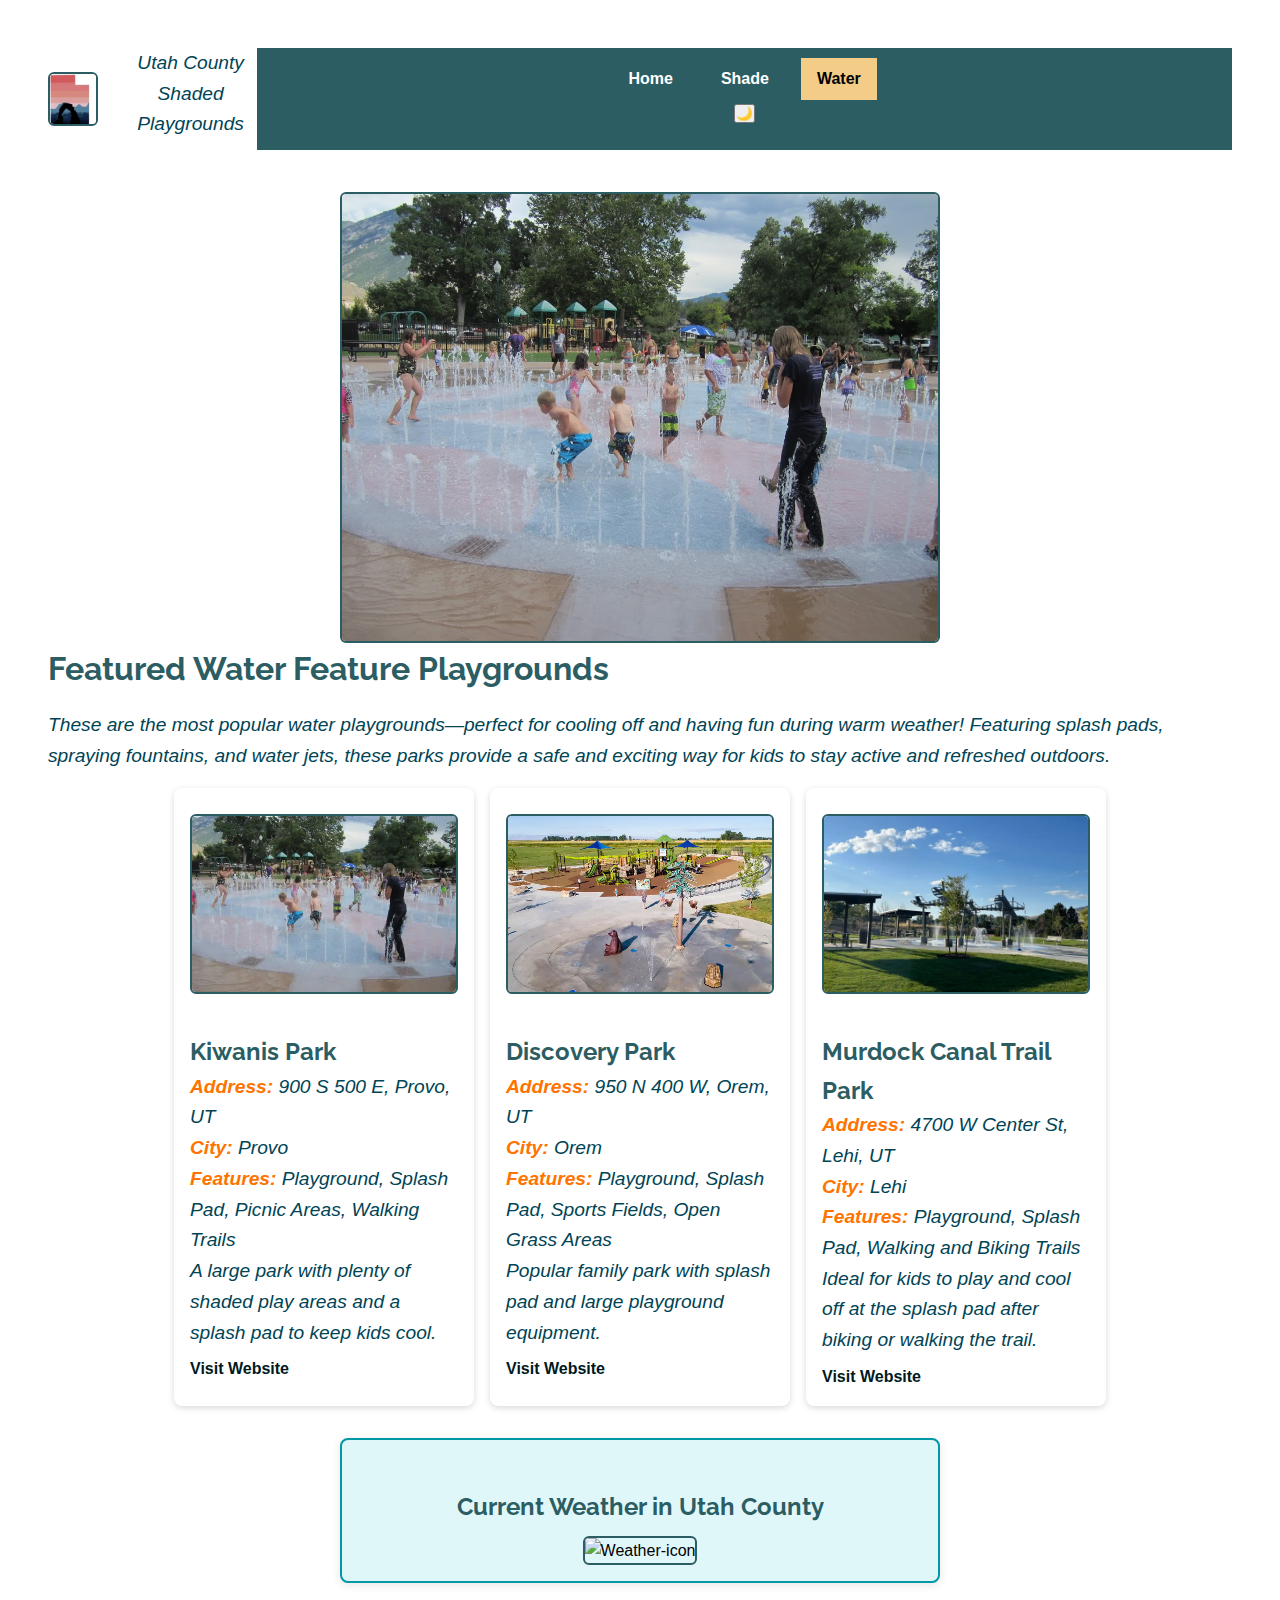
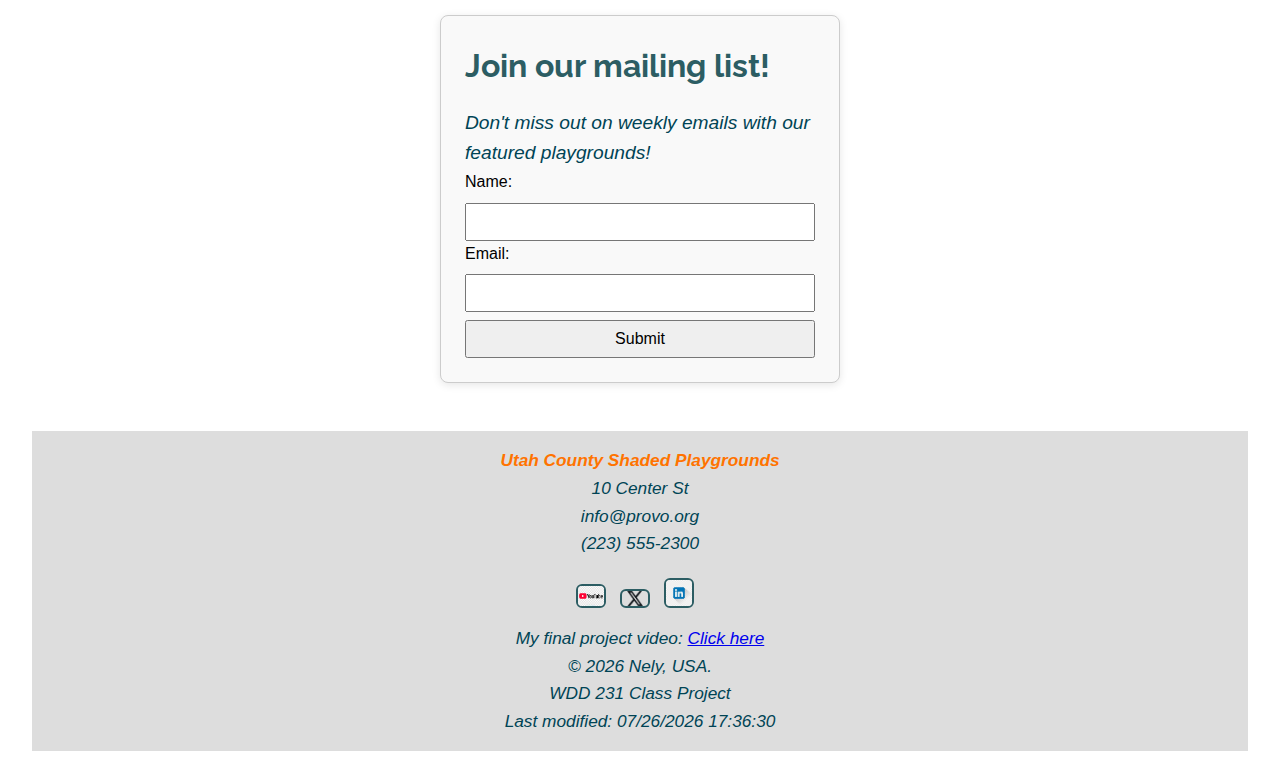
<file: finalproject/water.html>
<!DOCTYPE html>
<html lang="en">
<head>
  <meta charset="UTF-8">
  <meta name="viewport" content="width=device-width, initial-scale=1.0">
  <title>Water Playgrounds</title>
  <meta name="author" content="Nely Crespin">
  <meta name="description" content="Water Playgrounds">
  
  <link rel="preconnect" href="https://fonts.googleapis.com">
  <link rel="preconnect" href="https://fonts.gstatic.com" crossorigin>
  <link href="https://fonts.googleapis.com/css2?family=Raleway:wght@600&family=Open+Sans&display=swap" rel="stylesheet">

  <link rel="stylesheet" href="styles/project.css">
  <link rel="stylesheet" href="styles/project-larger.css">

  <link rel="icon" href="logoplayground.ico">

  <script src="scripts/water.js" defer></script>
  <script src="scripts/getdates.js" defer></script>
  <script src="scripts/darkmode.js" defer></script>

  <script src="scripts/formsubmit.js"defer></script>
  <script src="scripts/displayinfo.js" defer></script>

  <script src="scripts/weather.js" defer></script>
  
</head>

<body>
  <header>
    <div class="logo">
      <img src="images/utahlogo.jpg" alt="Utah County Logo">
      <p>Utah County<br><span>Shaded Playgrounds</span></p>
    </div>
    <nav>
      <ul>
        <li><a href="project.html">Home</a></li>
        <li><a href="shade.html" >Shade</a></li>
        <li><a href="water.html" class="active">Water</a></li>
      </ul>
      <button id="darkModeToggle" aria-label="Toggle Dark Mode">🌙</button>
    </nav>
  </header>

  <main>
    <div class="hero">
      <img src="images/kiwanis.jpg" width="600" height="400" alt="Hero" loading="lazy">
    </div>

    <section class="featured-playground">
      <h1>Featured Water Feature Playgrounds</h1>
      <p>These are the most popular water playgrounds—perfect for cooling off and having fun during warm weather! Featuring splash pads, spraying fountains, and water jets, these parks provide a safe and exciting way for kids to stay active and refreshed outdoors.</p>
    </section>
    <section class="playground-cards" id="water-playgrounds-container">
    </section>
    </div>
        <section class="weather-box">
    <h2>Current Weather in Utah County</h2>
    <p id="temp"></p>
    <p id="description"></p>
    <img id="weather-icon" alt="Weather-icon">
    </section>



 <!-- ___________Bottom______________________ -->

    <form id="contactForm">
    <h1>Join our mailing list!</h1>
    <p>Don't miss out on weekly emails with our featured playgrounds!</p>
    <label for="displayName">Name:</label>
    <input type="text" id="displayName" name="name" required>

    <label for="displayEmail">Email:</label>
    <input type="email" id="displayEmail" name="email" required>

    <button type="submit">Submit</button>
    </form>

  </main>

 <!-- _________Footer_______ --> 
  <footer>
    <div class="contact-info">
      <p><strong>Utah County Shaded Playgrounds</strong><br>
        10 Center St<br>
        info@provo.org<br>
        (223) 555-2300
      </p>
    </div>
    <div class="social-media">
      <a href="#"><img src="images/youtube.webp" alt="YouTube" width="300" height="200"></a>
      <a href="#"><img src="images/x.png" alt="Twitter" width="300" height="200"></a>
      <a href="#"><img src="images/linkedin.jpg" alt="LinkedIn" width="300" height="200"></a>
    </div>
    <p>My final project video: <a href="https://www.youtube.com/watch?v=mpr_SJeeE4M" target="_blank">Click here</a></p>
    <p>&copy; <span id="year"></span> Nely, USA.</p>
    <p>WDD 231 Class Project</p>
    <p id="lastModified"></p>
  </footer>
</body>
</html>
</file>
<file: chamber/styles/small.css>
* 


{
  font-family: 'Roboto', sans-serif;
  margin: 0;
  padding: 0;
  box-sizing: border-box;
}

body {
  font-family: Arial, sans-serif;
  line-height: 1.5;
}

header {
  background: #ffffff;
  padding: 1rem;
  display: flex;
  justify-content: space-between;
  align-items: center;
}

.logo {
  display: flex;
  align-items: center;
}

.logo img {
  width: 50px;
  margin-right: 10px;
}

nav {
    background-color: #051f57; 
    font-family: 'Roboto',sans-serif;
    font-size: larger;
    color: white;
    padding: 10px 0;
    width: 100%;
    border-radius: 0%;

}

nav ul {
    list-style: none;
    padding: 0;
    margin: 0;
    display: flex;
    flex-direction: column;
    align-items: center;
}

nav li {
    margin: 0 15px;
}

nav a {
    color: white;
    text-decoration: none;
    padding: 8px 15px;
    border-radius: 5px;
}

nav a.active {
    background-color: #d34a0b; 
}

.dark-mode-toggle {
  background: black;
  border: 10px;
  font-size: 1.52rem;
  cursor: pointer;

}

.hero {
  position: relative;
  width: 100%;
  overflow: hidden;
  height: auto;
  display: flex;
  align-items: center;
  justify-content: center;
}

.hero-image {
  width: 100%;
  height: auto;
  max-width:max-content;
  display: block;
  object-fit: cover; 
}


.ticket-button {
  position:relative;
  right: 20px;
  bottom: 20px;
  padding: 10px 20px;
  background: #666;
  color: white;
  border: none;
  cursor: pointer;
  width: 100%;
  margin-top: 10px;
}

main {
  padding: 20px;
}


.info-section {
  display: flex;
  flex-direction: column;
  gap: 20px;
  margin-bottom: 30px;
}

.events, .weather, .forecast {
  flex: 1;
  background: #eee;
  padding: 10px;
  border: 1px solid #ccc;
}

.business-cards {
  display: flex;
  justify-content: space-between;
  gap: 20px;
}

.business-card {
  background: #f5f5f5;
  padding: 10px;
  border-radius: 10px;
  flex: 1;
  text-align: center;
}

.img-placeholder {
  width: 100%;
  height: 100px;
  background: #ccc;
  margin-bottom: 10px;
}

.social-media img {
  width: 30px;
  margin-right: 10px;
}

footer {
  background: #ddd;
  padding: 20px;
  display: flex;
  justify-content: space-between;
  flex-wrap: wrap;
  font-size: 0.9rem;
}

footer div {
  flex: 1;
  margin: 10px;
}

.social-media img {
  width: 30px;
  margin-right: 10px;
}
</file>
<file: chamber/styles/styles.css>
/* styles.css (MOBILE-FIRST) */
* {
  font-family: 'Roboto', sans-serif;
  margin: 0;
  padding: 0;
  box-sizing: border-box;
}

body {
  line-height: 1.5;
  font-family: Arial, sans-serif;
}

header {
  background: #fff;
  padding: 1rem;
  display: flex;
  flex-direction: column;
  align-items: center;
  text-align: center;
}

.logo {
  display: flex;
  align-items: center;
  margin-bottom: 10px;
}

.logo img {
  width: 50px;
  margin-right: 10px;
}

nav {
  background-color: #0B2437;
  padding: 10px 0;
  width: 100%;
}

nav ul {
  display: none;
  list-style: none;
  display: flex;
  flex-direction: column;
  align-items: center;
  gap: 1rem;
}

nav ul.open {
  display: flex; /* Show nav menu when hamburger toggled */
}

nav li {
  margin: 0;
}

nav a {
  color: #FFFFFF;
  text-decoration: none;
  padding: 8px 15px;
  border-radius: 5px;
}

nav a.active {
  background-color: #004455;
  font-weight: bold;
  color: #ffb758; 
  text-decoration: solid;
}

.dark-mode-toggle {
  background: black;
  color: white;
  font-size: 1.5rem;
  cursor: pointer;
  margin-top: 10px;
}

.hero {
  width: 100%;
  display: flex;
  flex-direction: column;
  align-items: center;
}

.hero-image {
  object-fit: cover;
}

.ticket-button {
  margin: 1rem;
  padding: 10px 20px;
  background: #262626;
  color: white;
  border: none;
  cursor: pointer;
}

main {
  padding: 1rem;
}

.info-section {
  display: flex;
  flex-direction: column;
  gap: 1rem;
}

.events, .weather, .forecast {
  background: #eee;
  padding: 10px;
  border: 1px solid #ccc;
}

.business-cards {
  display: flex;
  flex-direction: column;
  gap: 1rem;
}

.business-card {
  background: #fff;
  padding: 1rem;
  border-radius: 10px;
  box-shadow: 0 2px 8px rgba(0,0,0,0.1);
  text-align: center;
  max-width: 400px;
  margin: 0 auto;
}
.business-card h3 {
  margin-top: 0.5rem;
  color: #0B2437;
}

.business-card p {
  margin: 0.25rem 0;
}

.business-card a {
  color: #004455;
  text-decoration: underline;
}
.business-logo {
  width: 150px;
  height: 150px;
  object-fit: cover; 
  border-radius: 8px;
  box-shadow: 0 2px 5px rgba(0, 0, 0, 0.1);
  display: block;
  margin: 0 auto;
}


/*toggle */

.business-cards.grid-view {
  display: grid;
  grid-template-columns: repeat(auto-fit, minmax(300px, 1fr));
  gap: 1rem;
}

.business-cards.grid-view .business-card {
  background: #fff;
  padding: 1rem;
  border-radius: 10px;
  box-shadow: 0 2px 8px rgba(0,0,0,0.1);
  text-align: center;
}

.business-cards.list-view {
  display: flex;
  flex-direction: column;
  gap: 1rem;
}

.business-cards.list-view .business-card {
  display: flex;
  align-items: flex-start;
  gap: 1rem;
  flex-wrap: wrap;
  text-align: left;
}
.business-cards.list-view .business-info {
  flex: 1;
  display: flex;
  flex-direction: column;
  gap: 0.25rem;
}
.business-logo {
  width: 150px;
  height: 150px;
  object-fit: cover; 
  border-radius: 8px;
  flex-shrink: 0;
}
  .view-toggle-buttons button.active {
  background-color: #004455;
  color: white;
}
/* discovery page */

.cards-grid {
  display: grid;
  grid-template-columns: repeat(auto-fit, minmax(250px, 1fr));
  gap: 1.5rem;
  padding: 1rem;
  max-width: 1200px;
  margin: 0 auto;
}

.card {
  background-color: #fff;
  border: 1px solid #ddd;
  border-radius: 0.5rem;
  padding: 1rem;
  box-shadow: 0 2px 5px rgba(0, 0, 0, 0.1);
  display: flex;
  flex-direction: column;
  align-items: center;
  text-align: center;
}

.card h2 {
  font-size: 1.25rem;
  margin-bottom: 0.5rem;
}

.card figure {
  margin: 0;
  width: 100%;
}

.card img {
  width: 100%;
  height: auto;
  border-radius: 0.25rem;
  object-fit: cover;
}

.card address {
  font-style: italic;
  margin-top: 0.5rem;
  font-size: 0.9rem;
}

.card p {
  margin-top: 0.5rem;
  font-size: 0.95rem;
}

.card button {
  margin-top: auto;
  padding: 0.5rem 1rem;
  background-color: #00796b;
  color: #fff;
  border: none;
  border-radius: 0.25rem;
  cursor: pointer;
  transition: background-color 0.3s ease;
}

.card button:hover {
  background-color: #004d40;
}


/* join website */

/* Container for form and cards */
.join-container {
  display: flex;
  flex-wrap: wrap;
  gap: 2rem;
  justify-content: center;
  margin: 2rem auto;
  max-width: 1100px;
  padding: 0 1rem;
}



/* Membership cards container */
.membership-cards {
  flex: 1 1 400px;
  display: grid;
  grid-template-columns: 1fr;
  gap: 1.5rem;
}

/* Membership card style */
.membership-card {
  background-color: #ffffff;
  border: 2px solid #0073e6;
  border-radius: 8px;
  padding: 1.25rem 1.5rem;
  box-shadow: 0 4px 8px rgb(0 115 230 / 0.15);
  font-family: 'Roboto', sans-serif;
  color: #003a75;
  cursor: default;
  transition: transform 0.3s ease, box-shadow 0.3s ease;
}

.membership-card:focus,
.membership-card:hover {
  transform: translateY(-4px);
  box-shadow: 0 6px 12px rgb(0 115 230 / 0.3);
  outline: none;
}

.membership-card h3 {
  margin-top: 0;
  margin-bottom: 0.75rem;
}

.membership-card p {
  margin-bottom: 1rem;
  font-weight: 500;
  line-height: 1.3;
}

/* Modal Membership open  links */
.open-modal {
color: #0073e6;
font-weight: 600;
text-decoration: underline;
cursor: pointer;
}

.open-modal:hover,
.open-modal:focus {
color: #005bb5;
outline: none;
}

.modal {
  position: fixed;
  z-index: 1000;
  left: 0;
  top: 0;
  width: 100%;
  height: 100%;
  background-color: rgba(0, 0, 0, 0.5);
  display: flex;
  align-items: center;
  justify-content: center;
}

.modal[style*="display: block"] {
    display: flex !important;
}

.modal-content {
  background-color: #ffffff;
  color: #003a75;
  padding: 1.5rem 2rem;
  border: 2px solid #0073e6;
  border-radius: 8px;
  width: 90%;
  max-width: 500px;
  position: relative;
  box-shadow: 0 6px 12px rgb(0 115 230 / 0.3);

}
.modal-content h2 {
    margin-top: 0;
    margin-bottom: 1rem;
}

.modal-content ul {
    list-style-position: inside;
    padding-left: 0.5rem;
    text-align: left;
}

.modal-content li {
    margin-bottom: 0.5rem;
}

.close {
  color: #aaa;
  position: absolute;
  top: 10px;
  right: 20px;
  font-size: 28px;
  font-weight: bold;
  border: none;
  background: transparent;
  padding: 0;
  cursor: pointer;
  transition: color 0.2s;
}

.close:hover,
.close:focus {
  color: #003a75;
  text-decoration: none;
  outline: none;
}
/* Form styling */
form {
  flex: 1 1 400px;
  background-color: #fff;
  border: 2px solid #0073e6; /* blue border */
  border-radius: 8px;
  padding: 1.5rem 2rem;
  box-shadow: 0 4px 8px rgb(0 115 230 / 0.15);
  box-sizing: border-box;
}

form label {
  display: block;
  margin-bottom: 1rem;
  font-weight: 600;
  color: #003a75;
}

form input[type="text"],
form input[type="email"],
form input[type="tel"],
form select,
form textarea {
  width: 100%;
  padding: 0.5rem 0.75rem;
  border: 1.5px solid #0073e6;
  border-radius: 6px;
  font-size: 1rem;
  font-family: 'Roboto', sans-serif;
  box-sizing: border-box;
  transition: border-color 0.3s ease;
}

form input[type="text"]:focus,
form input[type="email"]:focus,
form input[type="tel"]:focus,
form select:focus,
form textarea:focus {
  border-color: #004080;
  outline: none;
}

form textarea {
  resize: vertical;
  min-height: 80px;
}

form input[type="submit"] {
  background-color: #0073e6;
  color: white;
  border: none;
  padding: 0.75rem 1.5rem;
  font-size: 1.1rem;
  border-radius: 6px;
  cursor: pointer;
  transition: background-color 0.3s ease;
  margin-top: 1rem;
  font-weight: 700;
  width: 100%;
}

form input[type="submit"]:hover,
form input[type="submit"]:focus {
  background-color: #005bb5;
  outline: none;
}
/* footer */

footer {
  background: #ddd;
  padding: 1rem;
  width: 100%;
  display: flex;
  flex-direction: column;
  align-items: center;
  justify-content: center;
  font-size: 0.9rem;
  box-sizing: border-box;
  text-align: center;
}


footer div {
  margin-bottom: 10px;
}

.social-media img {
  width: 30px;
  margin-right: 10px;
}
</file>
<file: chamber/styles/larger.css>
@media screen and (min-width: 769px) {
  header {
    flex-direction: row;
    justify-content: space-between;
    align-items: center;
  }

  nav ul {
    flex-direction: row;
    justify-content: center;
  }

  main {
    max-width: 1200px;
    margin: 0 auto;
  }

  /* Align the weather and events side by side */
  .info-section {
    flex-direction: row;
    justify-content: space-between;
    gap: 20px;
  }

  .events, .weather, .forecast {
    flex: 1;
    min-width: 250px;
  }

  /* Display business cards in a grid (3 per row) */
  .business-cards {
    display: flex;
    flex-wrap: wrap;
    gap: 1rem;
    justify-content: center;
  }

  .business-cards > div {
    flex: 1 1 250px;
    max-width: 300px;
  }

  footer {
    flex-direction: row;
    justify-content: space-between;
    flex-wrap: wrap;
  }

  footer div {
    flex: 1;
    min-width: 200px;
  }
}
@media (min-width: 800px) {
  .membership-cards {
    grid-template-columns: 1fr 1fr;
  }
}
@media (min-width: 768px) {
  nav ul {
    flex-direction: row;
    justify-content: center;
  }

  nav li {
    margin: 0 10px;
  }
}
</file>
<file: finalproject/styles/project-larger.css>
@media screen and (min-width: 768px) {
  form {
    max-width: 400px;
    margin: 2rem auto;
    padding: 1.5rem;
  }
}
</file>
<file: finalproject/styles/project.css>
/* === Global Reset === */

* {
  
  margin: 0;
  padding: 0;
  box-sizing: border-box;
  font-family: 'Roboto', sans-serif; /* default fallback */
}

/* === Body === */
body {
  font-family: 'Open Sans', sans-serif; 
  background-color: #fdfaf6; 
  color: #333;
  margin: 2rem;
  line-height: 1.6; 
}
/* === Headings === */
h1, h2 {
  font-family: 'Raleway', sans-serif;
  color: #2c5d63; /* Forest Green */
}

h1 {
  font-size: 2rem;
  margin-bottom: 1rem;
}

h2 {
  font-size: 1.5rem;
  margin-top: 2rem;
}

/* === Section spacing === */
.section {
  margin-bottom: 2rem;
}

/* === Lists === */
ul {
  padding-left: 1.5rem;
}

/* === Strong text === */
strong {
  color: #ff7300; /* Golden Yellow */
}

/* === Images === */
img {
  border: 2px solid #2c5d63;
  border-radius: 6px;
  margin-top: 10px;
  max-width: 100%;
  height: auto;
}

/* === Header === */
header {
  background: #fff;
  padding: 1rem;
  text-align: center;
  display: flex;
 
}



.logo {
  display: flex;
  align-items: center;
  gap: 1rem;
  margin-bottom: 10px;
}

.logo img {
  width: 50px;
  margin-right: 10px;
}

/* === Navigation === */
nav {
  background-color: #2c5d63;
  padding: 10px 0;
  width: 100%;

}

nav a {
  color: #fff;
  text-decoration: none;
  padding: 0.5rem 1rem;
  display: inline-block;
  font-weight: 700;
}

nav a.active {
  background-color: #f3cd87;
  color: #000000;
  font-weight: bold;
}

nav ul {
  display: flex;
  justify-content: center;
  align-items: center;
  gap: 1rem;
  list-style: none;
  padding: 0;
  margin: 0;
}

nav ul.open {
  display: flex;
}

nav li {
  margin: 0;
}

/* Default light mode */
body {
  background-color: #fff;
  color: #000;
}

/* Dark mode */
body.dark-mode {
  background-color: #121212;
  color: #e0e0e0;
}

.dark-mode-toggle {
  cursor: pointer;
  background: none;
  border: none;
  font-size: 1.5rem;
}



/* === Hero === */
.hero {
  width: 100%;
  display: flex;
  flex-direction: column;
  align-items: center;
}

.hero-image {
  object-fit: cover;
}

.ticket-button {
  margin: 1rem;
  padding: 10px 20px;
  background: #262626;
  color: white;
  border: none;
  cursor: pointer;
}

/* ==== Weather ==== */
.weather-box {
  background-color: #e0f7fa;
  border: 2px solid #0097a7;
  padding: 1rem;
  margin: 1rem auto;
  max-width: 600px;
  border-radius: 8px;
  text-align: center;
  box-shadow: 0 2px 10px rgba(0, 0, 0, 0.1);
}

.weather-info {
  display: flex;
  align-items: center;
  justify-content: center;
  gap: 1rem;
}

.weather-info img {
  width: 50px;
  height: 50px;
}


/* === Main Content === */
main {
  padding: 1rem;
}

/* === Playground Cards === */
.playground-cards {
  display: flex;
  flex-wrap: wrap;
  justify-content: center;
  gap: 1rem;
  padding: 1rem;
}

.playground-card {
  background-color: #fff;
  border-radius: 8px;
  box-shadow: 0 2px 6px rgba(0,0,0,0.15);
  width: 300px;
  padding: 1rem;
}

.playground-card img {
  width: 320px;
  height: 180px;
  object-fit: cover;
}

.playground-card a {
  display: inline-block;
  margin-top: 0.5rem;
  color: #00191d;
  text-decoration: none;
  font-weight: bold;
}

p {
  font-style: italic;
  font-size: larger;
  color: #004455;
}


/* ===  Cards (Grid & List) ===
.business-cards {
  display: flex;
  flex-direction: column;
  gap: 1rem;
}

.business-card {
  background: #fff;
  padding: 1rem;
  border-radius: 10px;
  box-shadow: 0 2px 8px rgba(0,0,0,0.1);
  text-align: center;
  max-width: 400px;
  margin: 0 auto;
}

.business-card h3 {
  color: #0B2437;
  margin-top: 0.5rem;
}

.business-card p {
  margin: 0.25rem 0;
}

.business-card a {
  color: #004455;
  text-decoration: underline;
}

.business-logo {
  width: 150px;
  height: 150px;
  object-fit: cover;
  border-radius: 8px;
  box-shadow: 0 2px 5px rgba(0, 0, 0, 0.1);
  display: block;
  margin: 0 auto;
} */

/* === View Toggle Buttons === */
.view-toggle-buttons button.active {
  background-color: #004455;
  color: white;
}

/* === Footer === */
footer {
  background: #ddd;
  padding: 1rem;
  text-align: center;
  font-size: 0.9rem;
  box-sizing: border-box;
}

footer div {
  margin-bottom: 10px;
}

.social-media img {
  width: 30px;
  margin-right: 10px;
  height: auto;
}

/* === Join Page === */
.join-container {
  display: flex;
  flex-wrap: wrap;
  gap: 2rem;
  justify-content: center;
  margin: 2rem auto;
  max-width: 1100px;
  padding: 0 1rem;
}

/* === Form === */
form {
  max-width: 400px;
  margin: 2rem auto;
  padding: 1.5rem;
  border: 1px solid #ccc;
  border-radius: 8px;
  background-color: #f9f9f9;
  box-shadow: 0 2px 8px rgba(0,0,0,0.1);
  box-sizing: border-box;
}

form input[type="text"],
form input[type="email"],
form button {
  width: 100%;
  padding: 0.5rem;
  margin-top: 0.5rem;
  font-size: 1rem;
  box-sizing: border-box;
}
.form-confirmation {
  max-width: 600px;
  margin: 4rem auto;
  padding: 2rem;
  background-color: #f0f0f0;
  border-radius: 8px;
  text-align: center;
}
</file>
